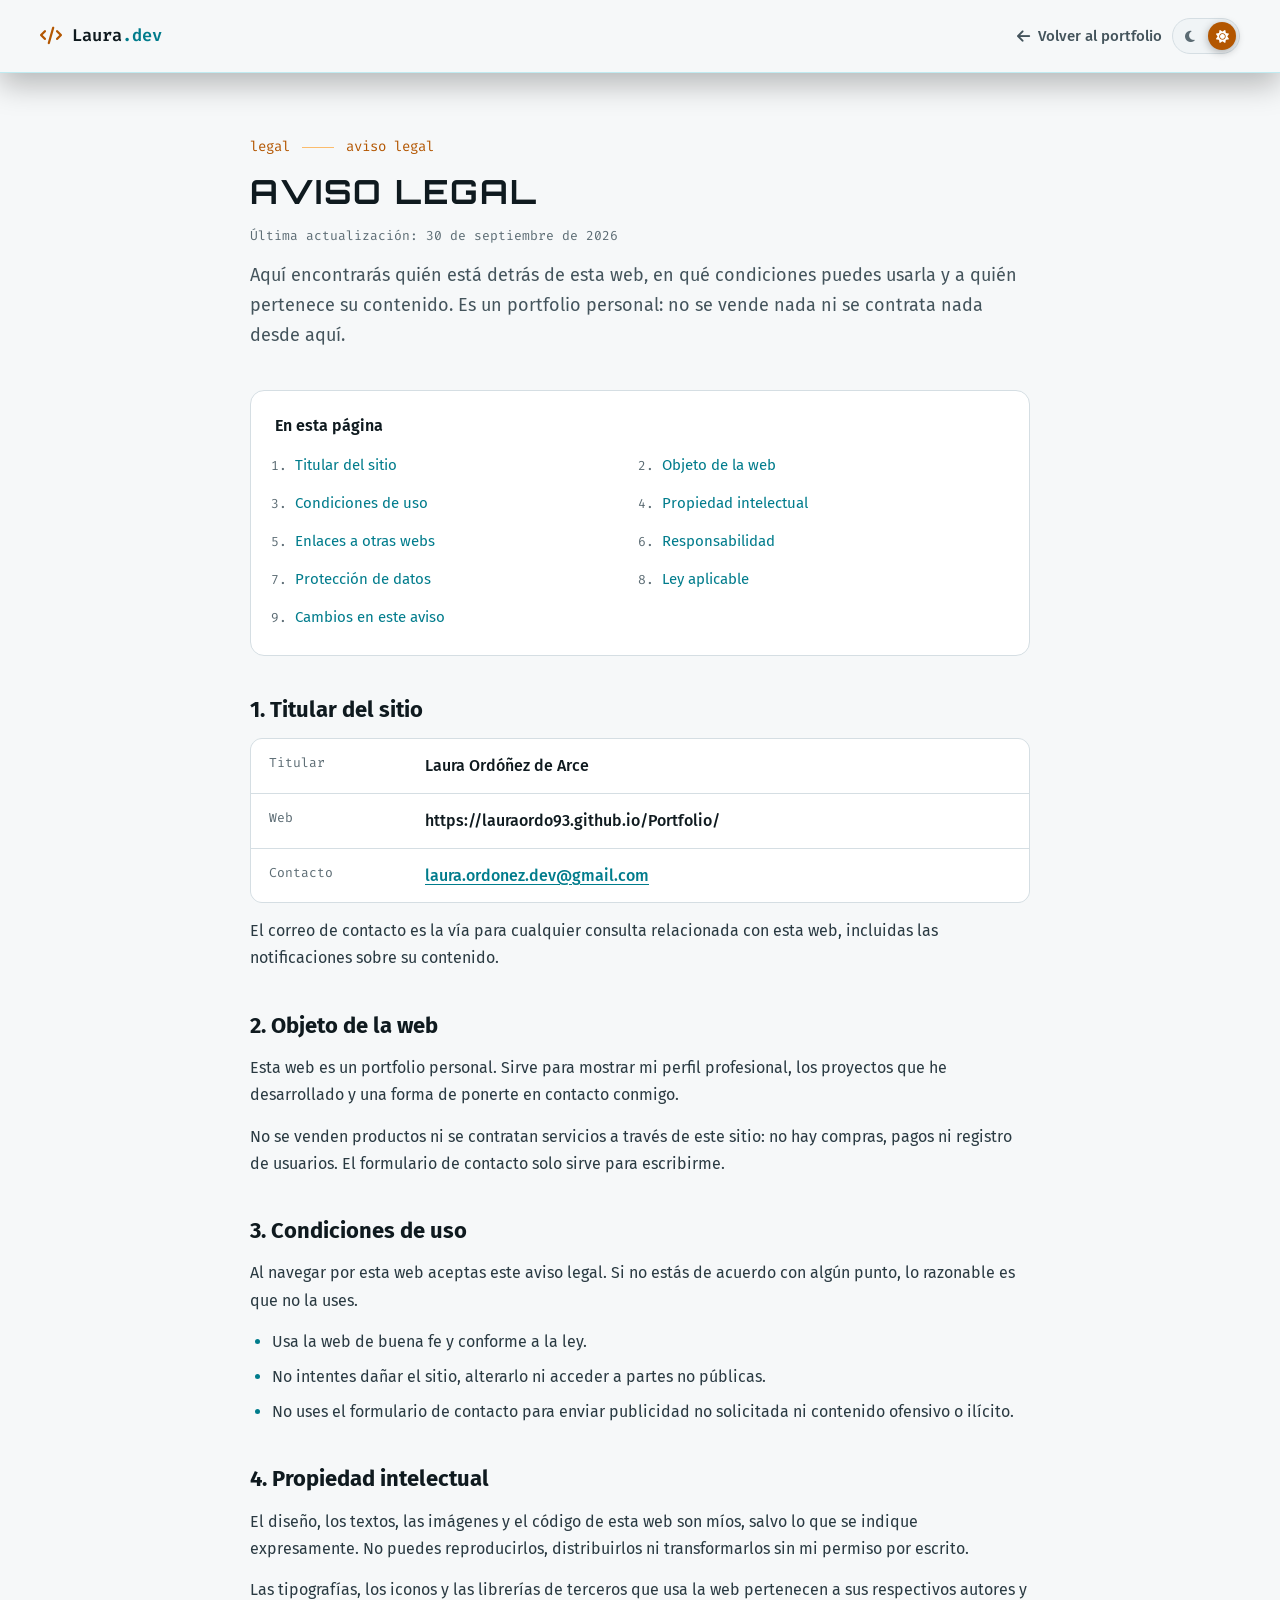
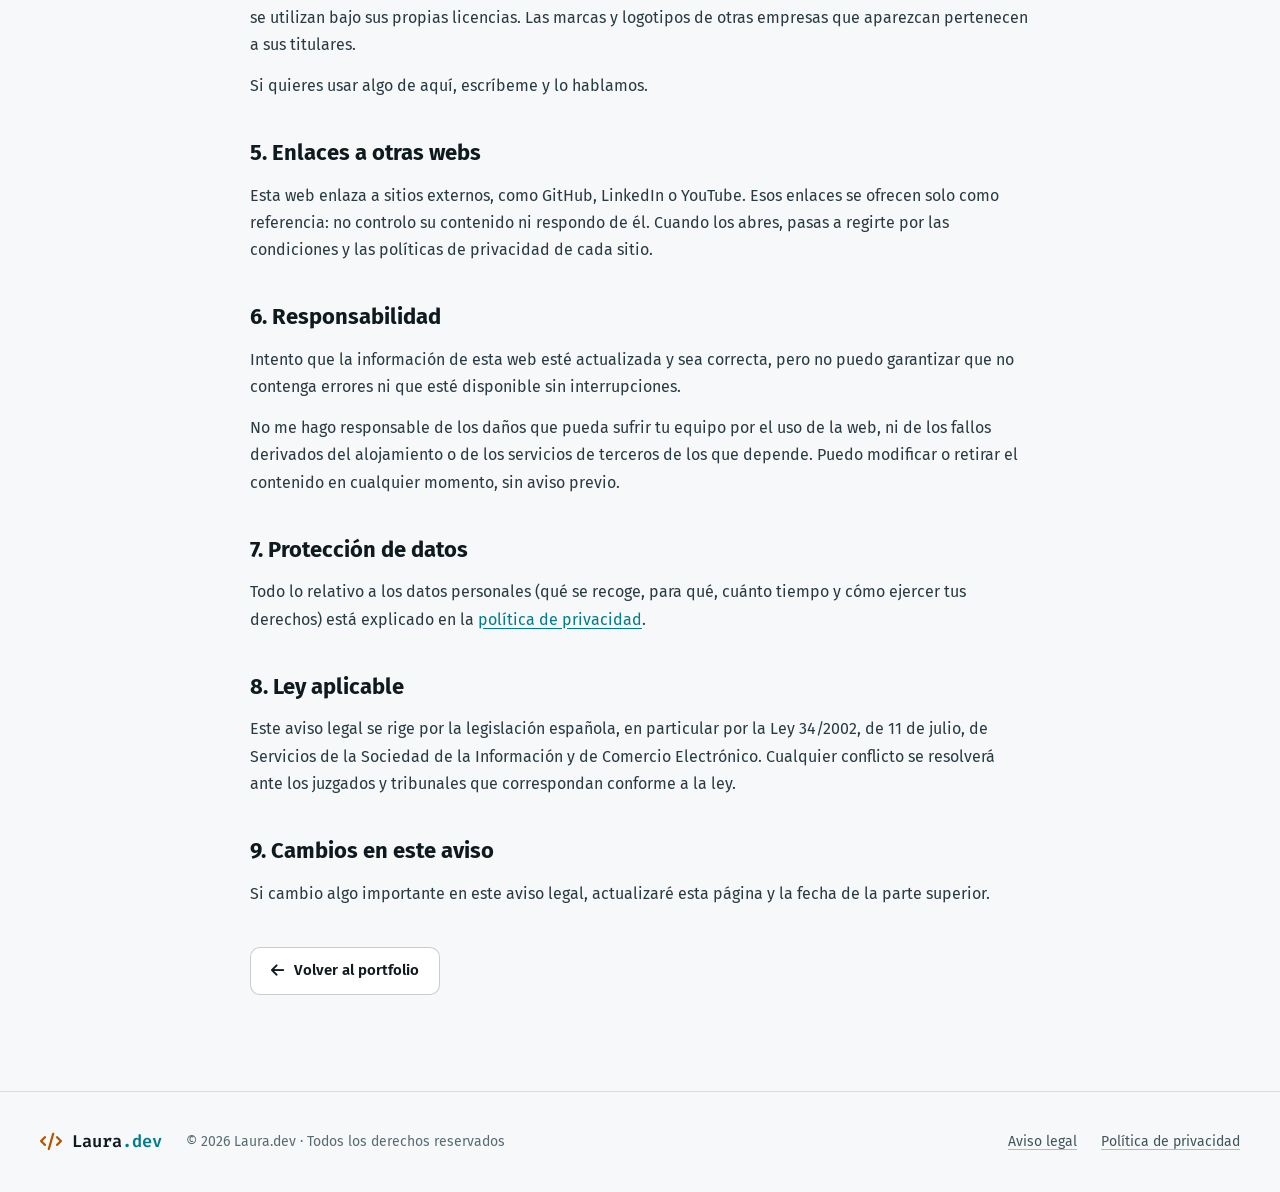
<file: aviso-legal.html>
<!DOCTYPE html>
<html lang="es" data-theme="dark">

<head>
    <meta charset="UTF-8">
    <meta name="viewport" content="width=device-width, initial-scale=1.0">
    <meta name="description" content="Aviso legal del portfolio de Laura Ordóñez de Arce (Laura.dev): titular del sitio, condiciones de uso y propiedad intelectual.">
    <meta name="robots" content="noindex, follow">
    <meta name="theme-color" content="#0C0F11">
    <link rel="canonical" href="https://lauraordo93.github.io/Portfolio/aviso-legal.html">
    <title>Aviso legal · Laura.dev</title>
    <script>
        (function () {
            var theme = 'dark';
            try {
                var saved = localStorage.getItem('tema');
                if (saved === 'light' || saved === 'dark') {
                    theme = saved;
                } else if (window.matchMedia('(prefers-color-scheme: light)').matches) {
                    theme = 'light';
                }
            } catch (e) { }
            document.documentElement.setAttribute('data-theme', theme);
        })();
    </script>

    <link rel="preconnect" href="https://fonts.googleapis.com">
    <link rel="preconnect" href="https://fonts.gstatic.com" crossorigin>
    <link href="https://fonts.googleapis.com/css2?family=Fira+Code:wght@400;500;600&family=Fira+Sans:wght@400;500;600;700&family=Orbitron:wght@500;700;800&display=swap" rel="stylesheet">
    <link rel="stylesheet" href="https://cdnjs.cloudflare.com/ajax/libs/font-awesome/6.4.0/css/all.min.css">
    <link rel="stylesheet" href="css/styles.css">
    <link rel="icon" href="img/favicon.svg" type="image/svg+xml">
    <link rel="icon" href="img/favicon-32.png" type="image/png" sizes="32x32">
    <link rel="apple-touch-icon" href="img/apple-touch-icon.png">
</head>

<body class="legal-page">
    <a class="skip-link" href="#contenido">Saltar al contenido</a>

    <header class="nav-header is-scrolled">
        <nav class="navbar" aria-label="Navegación">
            <a class="nav-brand" href="index.html" aria-label="Laura.dev, volver al inicio">
                <i class="fas fa-code" aria-hidden="true"></i>
                <span>Laura<span class="nav-brand__dot">.dev</span></span>
            </a>
            <div class="nav-actions">
                <a class="legal-back" href="index.html"><i class="fas fa-arrow-left" aria-hidden="true"></i> Volver al portfolio</a>
                <button class="theme-toggle" type="button" aria-label="Activar modo claro" aria-pressed="false">
                    <span class="theme-toggle__track" aria-hidden="true">
                        <i class="fas fa-moon theme-toggle__icon theme-toggle__icon--moon"></i>
                        <i class="fas fa-sun theme-toggle__icon theme-toggle__icon--sun"></i>
                        <span class="theme-toggle__knob"></span>
                    </span>
                </button>
            </div>
        </nav>
    </header>

    <main id="contenido" class="container legal">
        <header class="legal__head">
            <p class="section-kicker"><span>legal</span><span class="section-kicker__line" aria-hidden="true"></span><span>aviso legal</span></p>
            <h1 class="section-title">Aviso legal</h1>
            <p class="legal__updated">Última actualización: 30 de septiembre de 2026</p>
            <p class="legal__intro">Aquí encontrarás quién está detrás de esta web, en qué condiciones puedes usarla y a quién pertenece su contenido. Es un portfolio personal: no se vende nada ni se contrata nada desde aquí.</p>
        </header>

        <nav class="legal__toc" aria-label="Índice">
            <p class="legal__toc-title">En esta página</p>
            <ol>
                <li><a href="#titular">Titular del sitio</a></li>
                <li><a href="#objeto">Objeto de la web</a></li>
                <li><a href="#uso">Condiciones de uso</a></li>
                <li><a href="#propiedad">Propiedad intelectual</a></li>
                <li><a href="#enlaces">Enlaces a otras webs</a></li>
                <li><a href="#responsabilidad">Responsabilidad</a></li>
                <li><a href="#datos">Protección de datos</a></li>
                <li><a href="#ley">Ley aplicable</a></li>
                <li><a href="#cambios">Cambios en este aviso</a></li>
            </ol>
        </nav>

        <section id="titular" class="legal__section">
            <h2>1. Titular del sitio</h2>
            <dl class="legal__data">
                <div><dt>Titular</dt><dd>Laura Ordóñez de Arce</dd></div>
                <div><dt>Web</dt><dd>https://lauraordo93.github.io/Portfolio/</dd></div>
                <div><dt>Contacto</dt><dd><a href="mailto:laura.ordonez.dev@gmail.com">laura.ordonez.dev@gmail.com</a></dd></div>
            </dl>
            <p>El correo de contacto es la vía para cualquier consulta relacionada con esta web, incluidas las notificaciones sobre su contenido.</p>
        </section>

        <section id="objeto" class="legal__section">
            <h2>2. Objeto de la web</h2>
            <p>Esta web es un portfolio personal. Sirve para mostrar mi perfil profesional, los proyectos que he desarrollado y una forma de ponerte en contacto conmigo.</p>
            <p>No se venden productos ni se contratan servicios a través de este sitio: no hay compras, pagos ni registro de usuarios. El formulario de contacto solo sirve para escribirme.</p>
        </section>

        <section id="uso" class="legal__section">
            <h2>3. Condiciones de uso</h2>
            <p>Al navegar por esta web aceptas este aviso legal. Si no estás de acuerdo con algún punto, lo razonable es que no la uses.</p>
            <ul>
                <li>Usa la web de buena fe y conforme a la ley.</li>
                <li>No intentes dañar el sitio, alterarlo ni acceder a partes no públicas.</li>
                <li>No uses el formulario de contacto para enviar publicidad no solicitada ni contenido ofensivo o ilícito.</li>
            </ul>
        </section>

        <section id="propiedad" class="legal__section">
            <h2>4. Propiedad intelectual</h2>
            <p>El diseño, los textos, las imágenes y el código de esta web son míos, salvo lo que se indique expresamente. No puedes reproducirlos, distribuirlos ni transformarlos sin mi permiso por escrito.</p>
            <p>Las tipografías, los iconos y las librerías de terceros que usa la web pertenecen a sus respectivos autores y se utilizan bajo sus propias licencias. Las marcas y logotipos de otras empresas que aparezcan pertenecen a sus titulares.</p>
            <p>Si quieres usar algo de aquí, escríbeme y lo hablamos.</p>
        </section>

        <section id="enlaces" class="legal__section">
            <h2>5. Enlaces a otras webs</h2>
            <p>Esta web enlaza a sitios externos, como GitHub, LinkedIn o YouTube. Esos enlaces se ofrecen solo como referencia: no controlo su contenido ni respondo de él. Cuando los abres, pasas a regirte por las condiciones y las políticas de privacidad de cada sitio.</p>
        </section>

        <section id="responsabilidad" class="legal__section">
            <h2>6. Responsabilidad</h2>
            <p>Intento que la información de esta web esté actualizada y sea correcta, pero no puedo garantizar que no contenga errores ni que esté disponible sin interrupciones.</p>
            <p>No me hago responsable de los daños que pueda sufrir tu equipo por el uso de la web, ni de los fallos derivados del alojamiento o de los servicios de terceros de los que depende. Puedo modificar o retirar el contenido en cualquier momento, sin aviso previo.</p>
        </section>

        <section id="datos" class="legal__section">
            <h2>7. Protección de datos</h2>
            <p>Todo lo relativo a los datos personales (qué se recoge, para qué, cuánto tiempo y cómo ejercer tus derechos) está explicado en la <a href="privacidad.html">política de privacidad</a>.</p>
        </section>

        <section id="ley" class="legal__section">
            <h2>8. Ley aplicable</h2>
            <p>Este aviso legal se rige por la legislación española, en particular por la Ley 34/2002, de 11 de julio, de Servicios de la Sociedad de la Información y de Comercio Electrónico. Cualquier conflicto se resolverá ante los juzgados y tribunales que correspondan conforme a la ley.</p>
        </section>

        <section id="cambios" class="legal__section">
            <h2>9. Cambios en este aviso</h2>
            <p>Si cambio algo importante en este aviso legal, actualizaré esta página y la fecha de la parte superior.</p>
        </section>

        <p class="legal__back"><a class="btn btn--secondary btn--sm" href="index.html"><i class="fas fa-arrow-left" aria-hidden="true"></i> Volver al portfolio</a></p>
    </main>

    <footer class="footer">
        <div class="container footer__inner">
            <div class="footer__left">
                <a class="nav-brand" href="index.html" aria-label="Laura.dev, volver al inicio">
                    <i class="fas fa-code" aria-hidden="true"></i>
                    <span>Laura<span class="nav-brand__dot">.dev</span></span>
                </a>
                <p class="footer__copy">&copy; <span data-anio>2026</span> Laura.dev · Todos los derechos reservados</p>
            </div>
            <div class="footer__right">
                <a class="footer__link" href="aviso-legal.html" aria-current="page">Aviso legal</a>
                <a class="footer__link" href="privacidad.html">Política de privacidad</a>
            </div>
        </div>
    </footer>

    <script src="js/tema.js" defer></script>
    <script src="js/anio.js" defer></script>
</body>

</html>
</file>
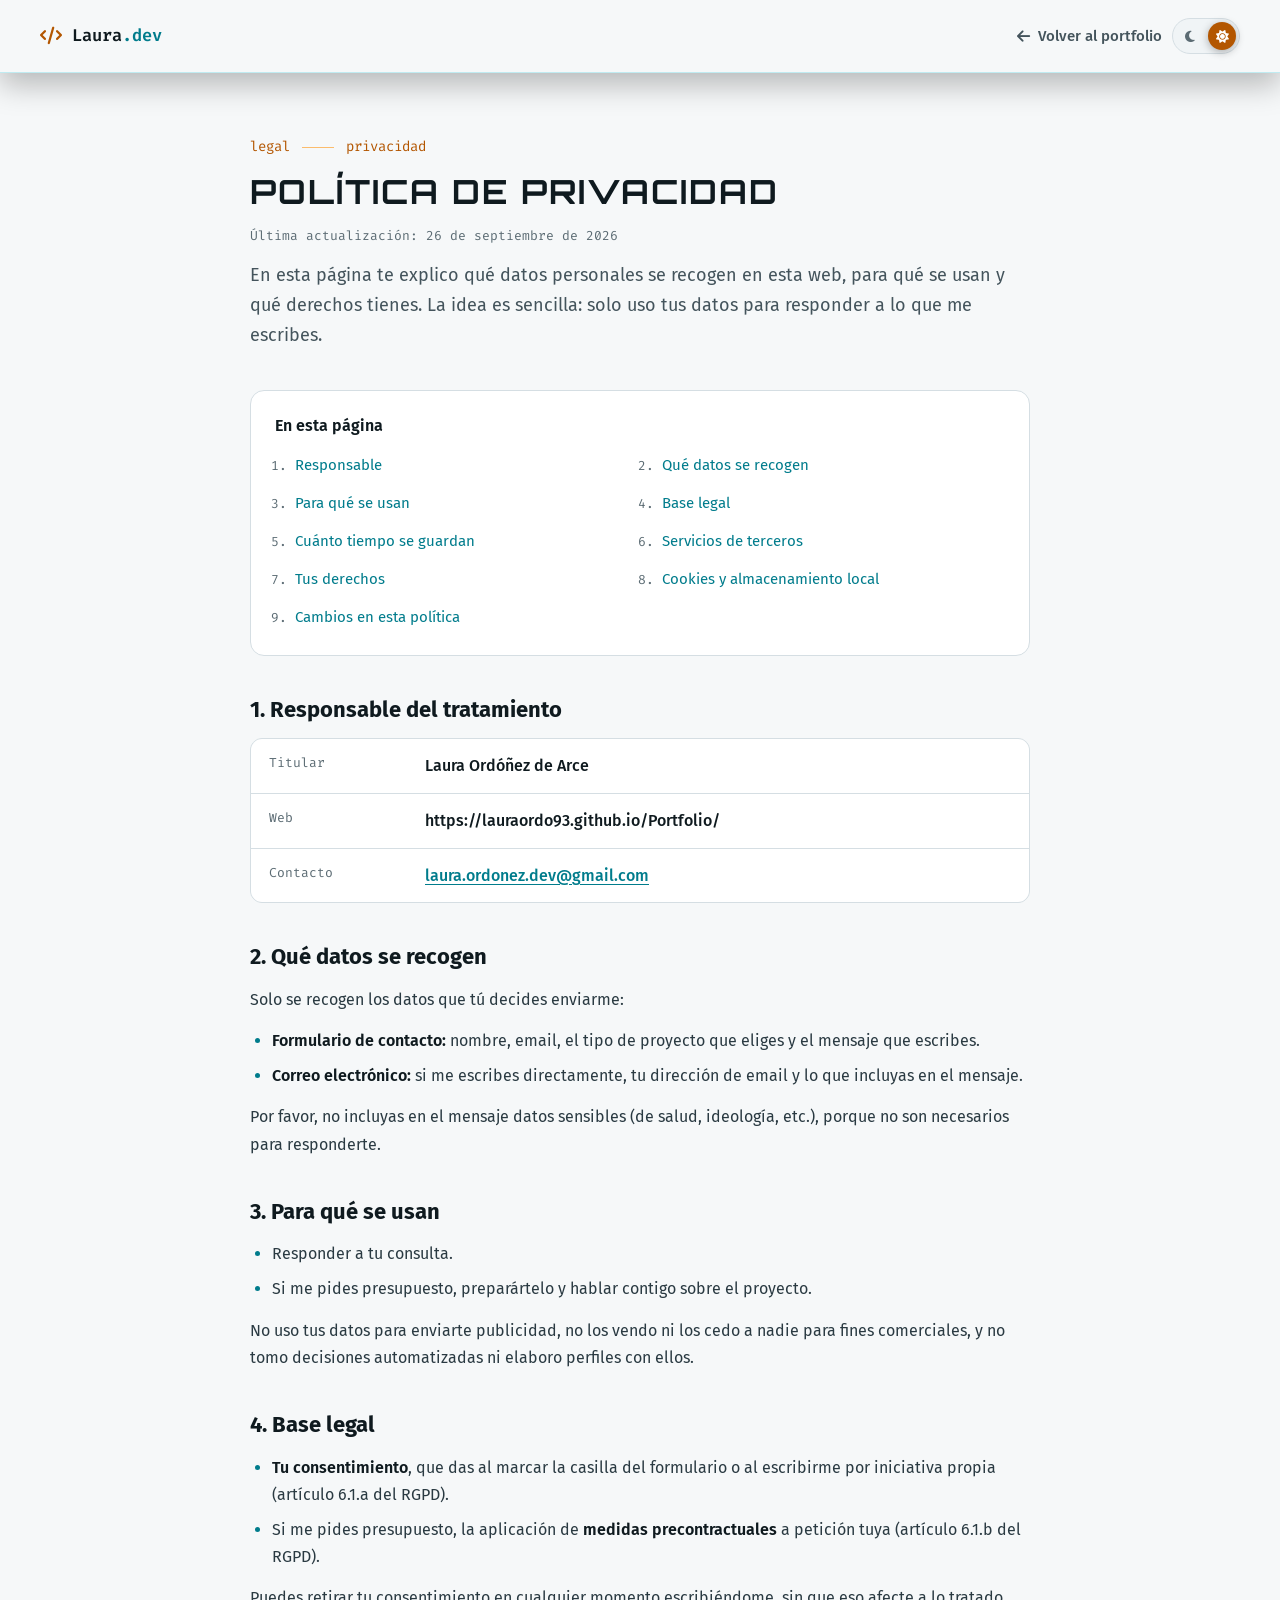
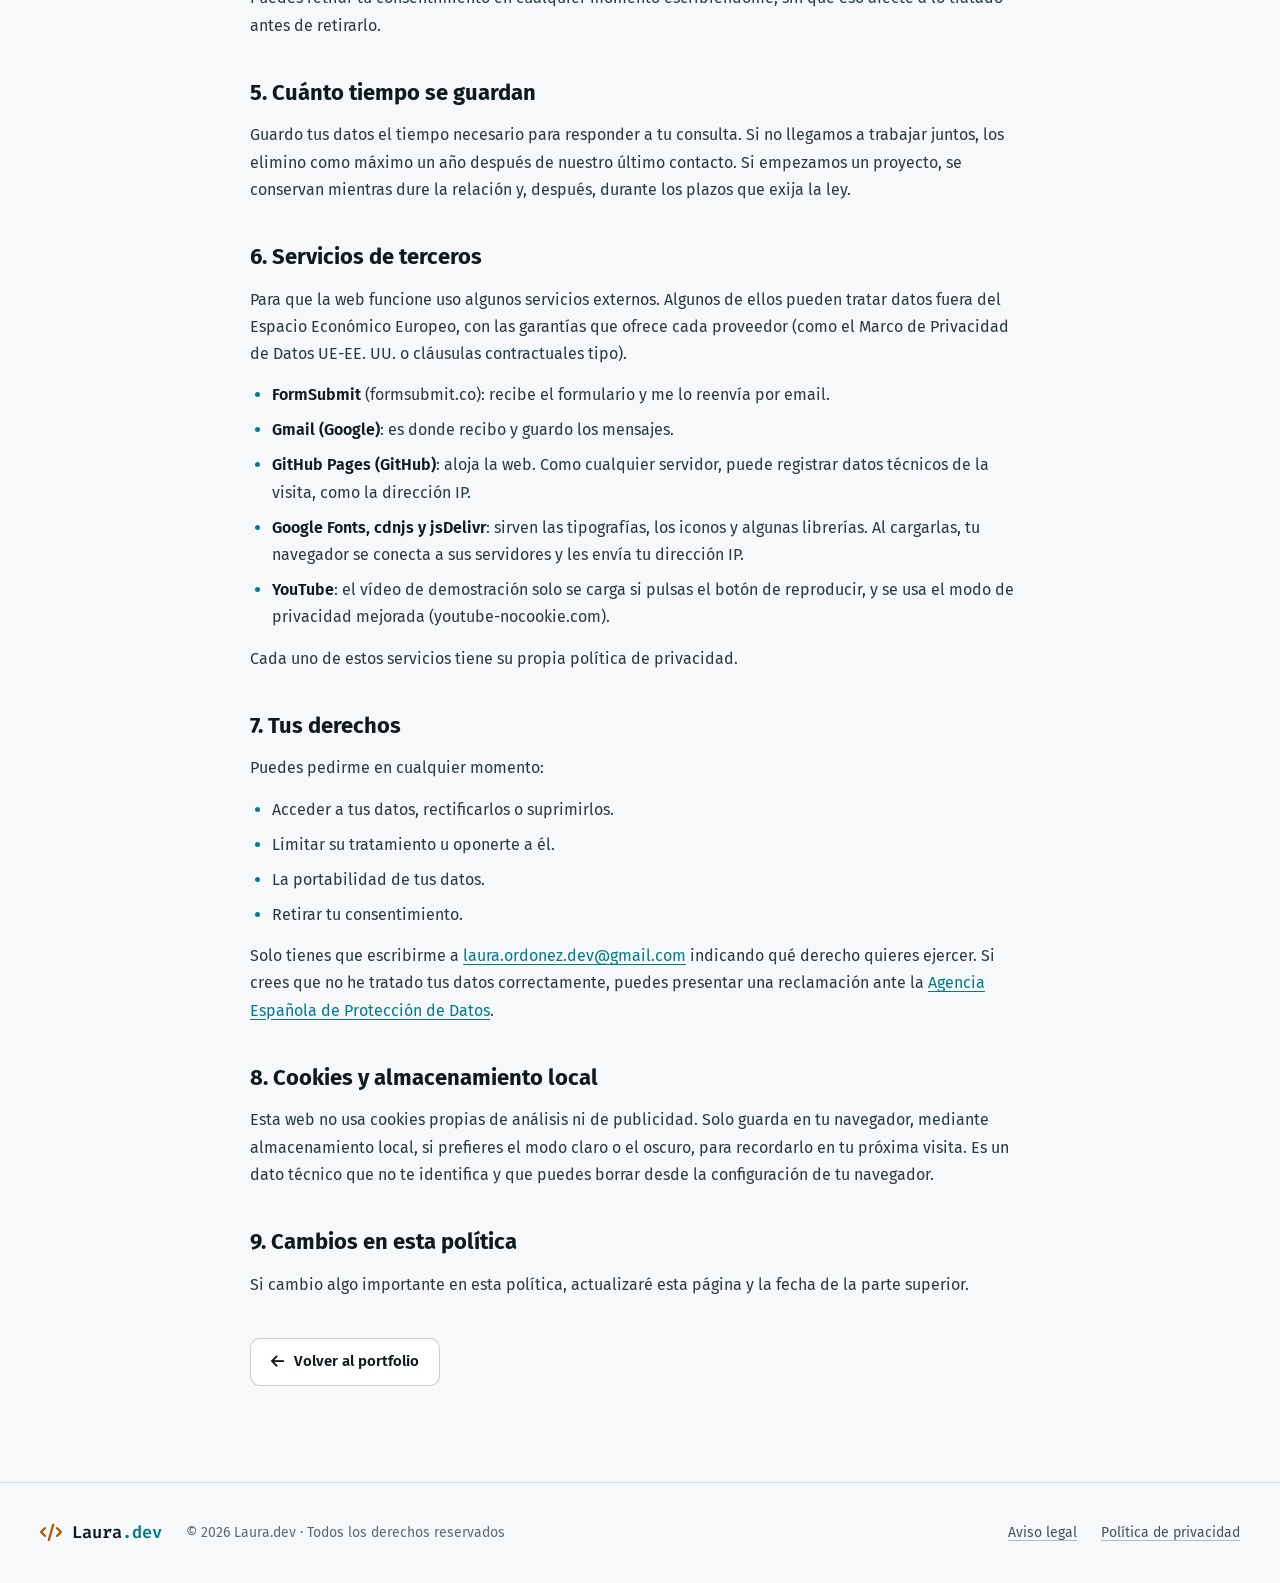
<file: privacidad.html>
<!DOCTYPE html>
<html lang="es" data-theme="dark">

<head>
    <meta charset="UTF-8">
    <meta name="viewport" content="width=device-width, initial-scale=1.0">
    <meta name="description" content="Política de privacidad del portfolio de Laura Ordóñez de Arce (Laura.dev): qué datos se recogen, para qué y cómo ejercer tus derechos.">
    <meta name="robots" content="noindex, follow">
    <meta name="theme-color" content="#0C0F11">
    <link rel="canonical" href="https://lauraordo93.github.io/Portfolio/privacidad.html">
    <title>Política de privacidad · Laura.dev</title>
    <script>
        (function () {
            var theme = 'dark';
            try {
                var saved = localStorage.getItem('tema');
                if (saved === 'light' || saved === 'dark') {
                    theme = saved;
                } else if (window.matchMedia('(prefers-color-scheme: light)').matches) {
                    theme = 'light';
                }
            } catch (e) { }
            document.documentElement.setAttribute('data-theme', theme);
        })();
    </script>

    <link rel="preconnect" href="https://fonts.googleapis.com">
    <link rel="preconnect" href="https://fonts.gstatic.com" crossorigin>
    <link href="https://fonts.googleapis.com/css2?family=Fira+Code:wght@400;500;600&family=Fira+Sans:wght@400;500;600;700&family=Orbitron:wght@500;700;800&display=swap" rel="stylesheet">
    <link rel="stylesheet" href="https://cdnjs.cloudflare.com/ajax/libs/font-awesome/6.4.0/css/all.min.css">
    <link rel="stylesheet" href="css/styles.css">
    <link rel="icon" href="img/favicon.svg" type="image/svg+xml">
    <link rel="icon" href="img/favicon-32.png" type="image/png" sizes="32x32">
    <link rel="apple-touch-icon" href="img/apple-touch-icon.png">
</head>

<body class="legal-page">
    <a class="skip-link" href="#contenido">Saltar al contenido</a>

    <header class="nav-header is-scrolled">
        <nav class="navbar" aria-label="Navegación">
            <a class="nav-brand" href="index.html" aria-label="Laura.dev, volver al inicio">
                <i class="fas fa-code" aria-hidden="true"></i>
                <span>Laura<span class="nav-brand__dot">.dev</span></span>
            </a>
            <div class="nav-actions">
                <a class="legal-back" href="index.html"><i class="fas fa-arrow-left" aria-hidden="true"></i> Volver al portfolio</a>
                <button class="theme-toggle" type="button" aria-label="Activar modo claro" aria-pressed="false">
                    <span class="theme-toggle__track" aria-hidden="true">
                        <i class="fas fa-moon theme-toggle__icon theme-toggle__icon--moon"></i>
                        <i class="fas fa-sun theme-toggle__icon theme-toggle__icon--sun"></i>
                        <span class="theme-toggle__knob"></span>
                    </span>
                </button>
            </div>
        </nav>
    </header>

    <main id="contenido" class="container legal">
        <header class="legal__head">
            <p class="section-kicker"><span>legal</span><span class="section-kicker__line" aria-hidden="true"></span><span>privacidad</span></p>
            <h1 class="section-title">Política de privacidad</h1>
            <p class="legal__updated">Última actualización: 26 de septiembre de 2026</p>
            <p class="legal__intro">En esta página te explico qué datos personales se recogen en esta web, para qué se usan y qué derechos tienes. La idea es sencilla: solo uso tus datos para responder a lo que me escribes.</p>
        </header>

        <nav class="legal__toc" aria-label="Índice">
            <p class="legal__toc-title">En esta página</p>
            <ol>
                <li><a href="#responsable">Responsable</a></li>
                <li><a href="#datos">Qué datos se recogen</a></li>
                <li><a href="#finalidad">Para qué se usan</a></li>
                <li><a href="#base">Base legal</a></li>
                <li><a href="#conservacion">Cuánto tiempo se guardan</a></li>
                <li><a href="#terceros">Servicios de terceros</a></li>
                <li><a href="#derechos">Tus derechos</a></li>
                <li><a href="#cookies">Cookies y almacenamiento local</a></li>
                <li><a href="#cambios">Cambios en esta política</a></li>
            </ol>
        </nav>

        <section id="responsable" class="legal__section">
            <h2>1. Responsable del tratamiento</h2>
            <dl class="legal__data">
                <div><dt>Titular</dt><dd>Laura Ordóñez de Arce</dd></div>
                <div><dt>Web</dt><dd>https://lauraordo93.github.io/Portfolio/</dd></div>
                <div><dt>Contacto</dt><dd><a href="mailto:laura.ordonez.dev@gmail.com">laura.ordonez.dev@gmail.com</a></dd></div>
            </dl>
        </section>

        <section id="datos" class="legal__section">
            <h2>2. Qué datos se recogen</h2>
            <p>Solo se recogen los datos que tú decides enviarme:</p>
            <ul>
                <li><strong>Formulario de contacto:</strong> nombre, email, el tipo de proyecto que eliges y el mensaje que escribes.</li>
                <li><strong>Correo electrónico:</strong> si me escribes directamente, tu dirección de email y lo que incluyas en el mensaje.</li>
            </ul>
            <p>Por favor, no incluyas en el mensaje datos sensibles (de salud, ideología, etc.), porque no son necesarios para responderte.</p>
        </section>

        <section id="finalidad" class="legal__section">
            <h2>3. Para qué se usan</h2>
            <ul>
                <li>Responder a tu consulta.</li>
                <li>Si me pides presupuesto, preparártelo y hablar contigo sobre el proyecto.</li>
            </ul>
            <p>No uso tus datos para enviarte publicidad, no los vendo ni los cedo a nadie para fines comerciales, y no tomo decisiones automatizadas ni elaboro perfiles con ellos.</p>
        </section>

        <section id="base" class="legal__section">
            <h2>4. Base legal</h2>
            <ul>
                <li><strong>Tu consentimiento</strong>, que das al marcar la casilla del formulario o al escribirme por iniciativa propia (artículo 6.1.a del RGPD).</li>
                <li>Si me pides presupuesto, la aplicación de <strong>medidas precontractuales</strong> a petición tuya (artículo 6.1.b del RGPD).</li>
            </ul>
            <p>Puedes retirar tu consentimiento en cualquier momento escribiéndome, sin que eso afecte a lo tratado antes de retirarlo.</p>
        </section>

        <section id="conservacion" class="legal__section">
            <h2>5. Cuánto tiempo se guardan</h2>
            <p>Guardo tus datos el tiempo necesario para responder a tu consulta. Si no llegamos a trabajar juntos, los elimino como máximo un año después de nuestro último contacto. Si empezamos un proyecto, se conservan mientras dure la relación y, después, durante los plazos que exija la ley.</p>
        </section>

        <section id="terceros" class="legal__section">
            <h2>6. Servicios de terceros</h2>
            <p>Para que la web funcione uso algunos servicios externos. Algunos de ellos pueden tratar datos fuera del Espacio Económico Europeo, con las garantías que ofrece cada proveedor (como el Marco de Privacidad de Datos UE-EE. UU. o cláusulas contractuales tipo).</p>
            <ul>
                <li><strong>FormSubmit</strong> (formsubmit.co): recibe el formulario y me lo reenvía por email.</li>
                <li><strong>Gmail (Google)</strong>: es donde recibo y guardo los mensajes.</li>
                <li><strong>GitHub Pages (GitHub)</strong>: aloja la web. Como cualquier servidor, puede registrar datos técnicos de la visita, como la dirección IP.</li>
                <li><strong>Google Fonts, cdnjs y jsDelivr</strong>: sirven las tipografías, los iconos y algunas librerías. Al cargarlas, tu navegador se conecta a sus servidores y les envía tu dirección IP.</li>
                <li><strong>YouTube</strong>: el vídeo de demostración solo se carga si pulsas el botón de reproducir, y se usa el modo de privacidad mejorada (youtube-nocookie.com).</li>
            </ul>
            <p>Cada uno de estos servicios tiene su propia política de privacidad.</p>
        </section>

        <section id="derechos" class="legal__section">
            <h2>7. Tus derechos</h2>
            <p>Puedes pedirme en cualquier momento:</p>
            <ul>
                <li>Acceder a tus datos, rectificarlos o suprimirlos.</li>
                <li>Limitar su tratamiento u oponerte a él.</li>
                <li>La portabilidad de tus datos.</li>
                <li>Retirar tu consentimiento.</li>
            </ul>
            <p>Solo tienes que escribirme a <a href="mailto:laura.ordonez.dev@gmail.com">laura.ordonez.dev@gmail.com</a> indicando qué derecho quieres ejercer. Si crees que no he tratado tus datos correctamente, puedes presentar una reclamación ante la <a href="https://www.aepd.es" target="_blank" rel="noopener noreferrer">Agencia Española de Protección de Datos</a>.</p>
        </section>

        <section id="cookies" class="legal__section">
            <h2>8. Cookies y almacenamiento local</h2>
            <p>Esta web no usa cookies propias de análisis ni de publicidad. Solo guarda en tu navegador, mediante almacenamiento local, si prefieres el modo claro o el oscuro, para recordarlo en tu próxima visita. Es un dato técnico que no te identifica y que puedes borrar desde la configuración de tu navegador.</p>
        </section>

        <section id="cambios" class="legal__section">
            <h2>9. Cambios en esta política</h2>
            <p>Si cambio algo importante en esta política, actualizaré esta página y la fecha de la parte superior.</p>
        </section>

        <p class="legal__back"><a class="btn btn--secondary btn--sm" href="index.html"><i class="fas fa-arrow-left" aria-hidden="true"></i> Volver al portfolio</a></p>
    </main>

    <footer class="footer">
        <div class="container footer__inner">
            <div class="footer__left">
                <a class="nav-brand" href="index.html" aria-label="Laura.dev, volver al inicio">
                    <i class="fas fa-code" aria-hidden="true"></i>
                    <span>Laura<span class="nav-brand__dot">.dev</span></span>
                </a>
                <p class="footer__copy">&copy; <span data-anio>2026</span> Laura.dev · Todos los derechos reservados</p>
            </div>
            <div class="footer__right">
                <a class="footer__link" href="aviso-legal.html">Aviso legal</a>
                <a class="footer__link" href="privacidad.html" aria-current="page">Política de privacidad</a>
            </div>
        </div>
    </footer>

    <script src="js/tema.js" defer></script>
    <script src="js/anio.js" defer></script>
</body>

</html>
</file>
<file: css/styles.css>
/* =========================================================
   Portfolio Laura.dev · "Modo developer nocturno"
   ========================================================= */

/* ---------- 1. Tokens ---------- */
:root {
    /* Color */
    --bg: #0C0F11;
    --bg-band: #0F1417;
    --surface: #13181B;
    --surface-2: #192024;
    --border: #26323A;
    --text: #EEF1F2;
    --text-muted: #A7B1B6;
    --text-subtle: #808B91;
    --cyan: #00BCD4;
    --cyan-hi: #3DDCEE;
    --cyan-soft: #8DE8F3;
    --orange: #FF9412;
    --orange-hi: #FFB45C;
    --ink: #061A1D;
    --focus: #00E5FF;
    --page-bg: #0C0F11;
    --text-body: #CDD4D8;
    --border-strong: #3A4851;
    --dot: #3A464D;
    --success: #6EE7A8;
    --btn2-bg: rgba(255, 255, 255, 0.03);
    --btn2-border: rgba(238, 241, 242, 0.28);
    --icon-bg: rgba(12, 15, 17, 0.35);
    --icon-border: rgba(238, 241, 242, 0.22);
    --chip-neutral-bg: rgba(255, 255, 255, 0.04);
    --nav-bg: rgba(12, 15, 17, 0.55);
    --nav-bg-solid: rgba(12, 15, 17, 0.92);
    --nav-panel: rgba(12, 15, 17, 0.98);
    --overlay: rgba(8, 10, 12, 0.72);
    --index-stroke: rgba(0, 188, 212, 0.7);
    --github-icon-filter: invert(1);
    color-scheme: dark;

    /* Tipografía */
    --font-display: 'Orbitron', 'Fira Code', monospace;
    --font-sans: 'Fira Sans', 'Segoe UI', system-ui, sans-serif;
    --font-mono: 'Fira Code', ui-monospace, 'SF Mono', Consolas, monospace;

    /* Layout */
    --container: 1200px;
    --pad: clamp(20px, 5vw, 40px);
    --section-space: 112px;
    --nav-h: 72px;

    /* Radios y sombras */
    --r-sm: 10px;
    --r-md: 14px;
    --r-lg: 18px;
    --r-xl: 24px;
    --shadow-hover: 0 24px 48px -24px rgba(0, 0, 0, 0.8);
    --shadow-window: 0 30px 60px -30px rgba(0, 0, 0, 0.9);

    --ease: cubic-bezier(0.22, 0.61, 0.36, 1);
}


/* ---------- 1b. Tema claro ----------
   Se activa con data-theme="light" en <html> (lo gestiona js/tema.js).
   El hero mantiene siempre la paleta oscura para que la foto y el texto se lean bien. */
[data-theme="light"] {
    --bg: #F6F8F9;
    --page-bg: #F6F8F9;
    --bg-band: #EDF2F4;
    --surface: #FFFFFF;
    --surface-2: #F0F4F6;
    --border: #D5DEE3;
    --border-strong: #AEBCC4;
    --text: #0F1A1F;
    --text-body: #2A3A42;
    --text-muted: #44545C;
    --text-subtle: #5B6B73;
    --cyan: #007C8C;
    --cyan-hi: #00606D;
    --cyan-soft: #00606D;
    --orange: #B35600;
    --orange-hi: #8F4500;
    --ink: #FFFFFF;
    --focus: #0096A8;
    --dot: #C3CED4;
    --success: #137A45;
    --btn2-bg: #FFFFFF;
    --btn2-border: rgba(15, 26, 31, 0.22);
    --icon-bg: #FFFFFF;
    --icon-border: #D5DEE3;
    --chip-neutral-bg: #F0F4F6;
    --nav-bg: rgba(246, 248, 249, 0.78);
    --nav-bg-solid: rgba(246, 248, 249, 0.95);
    --nav-panel: rgba(255, 255, 255, 0.98);
    --overlay: rgba(15, 26, 31, 0.35);
    --index-stroke: rgba(0, 124, 140, 0.8);
    --github-icon-filter: none;
    --shadow-hover: 0 20px 40px -24px rgba(15, 26, 31, 0.35);
    --shadow-window: 0 24px 48px -28px rgba(15, 26, 31, 0.45);
    color-scheme: light;
}

/* El hero conserva siempre los colores oscuros */
.hero {
    --bg: #0C0F11;
    --surface: #13181B;
    --surface-2: #192024;
    --border: #26323A;
    --text: #EEF1F2;
    --text-body: #CDD4D8;
    --text-muted: #A7B1B6;
    --text-subtle: #808B91;
    --cyan: #00BCD4;
    --cyan-hi: #3DDCEE;
    --cyan-soft: #8DE8F3;
    --orange: #FF9412;
    --orange-hi: #FFB45C;
    --ink: #061A1D;
    --focus: #00E5FF;
    --btn2-bg: rgba(255, 255, 255, 0.03);
    --btn2-border: rgba(238, 241, 242, 0.28);
    --icon-bg: rgba(12, 15, 17, 0.35);
    --icon-border: rgba(238, 241, 242, 0.22);
    color-scheme: dark;
    background: #0C0F11;
    color: var(--text);
}

/* --------- 2. Base --------- */
*,
*::before,
*::after {
    box-sizing: border-box;
}

html {
    scroll-behavior: smooth;
    scroll-padding-top: calc(var(--nav-h) + 12px);
    -webkit-text-size-adjust: 100%;
}

body {
    margin: 0;
    background: var(--bg);
    color: var(--text);
    font-family: var(--font-sans);
    font-size: 1rem;
    line-height: 1.6;
    -webkit-font-smoothing: antialiased;
}

body.nav-open {
    overflow: hidden;
}

img {
    max-width: 100%;
    height: auto;
    display: block;
}

h1,
h2,
h3,
h4,
p,
ul,
ol,
dl,
dd {
    margin: 0;
}

ul,
ol {
    padding: 0;
    list-style: none;
}

a {
    color: var(--cyan);
    text-decoration: none;
    transition: color 0.2s ease;
}

a:hover {
    color: var(--cyan-hi);
}

a,
button {
    -webkit-tap-highlight-color: transparent;
}

:focus-visible {
    outline: 3px solid var(--focus);
    outline-offset: 3px;
    border-radius: 6px;
}

::selection {
    background: rgba(0, 188, 212, 0.35);
    color: var(--text);
}

.container {
    width: min(var(--container), 100% - 2 * var(--pad));
    margin-inline: auto;
}

.skip-link {
    position: fixed;
    top: 12px;
    left: 12px;
    z-index: 2000;
    padding: 10px 16px;
    border-radius: var(--r-sm);
    background: var(--cyan);
    color: var(--ink);
    font-weight: 700;
    transform: translateY(-160%);
    transition: transform 0.2s ease;
}

.skip-link:focus {
    transform: translateY(0);
    color: var(--ink);
}

.visually-hidden {
    position: absolute;
    width: 1px;
    height: 1px;
    padding: 0;
    margin: -1px;
    overflow: hidden;
    clip: rect(0, 0, 0, 0);
    white-space: nowrap;
    border: 0;
}

/* Partículas: fondo muy sutil detrás del contenido */
.particles-bg {
    position: fixed;
    inset: 0;
    z-index: 0;
    opacity: 0.35;
    pointer-events: none;
}

main,
.footer {
    position: relative;
    z-index: 1;
}

/* ---------- 3. Componentes ---------- */

/* Botones */
.btn {
    display: inline-flex;
    align-items: center;
    justify-content: center;
    gap: 10px;
    min-height: 52px;
    padding: 0 24px;
    border-radius: var(--r-sm);
    border: 1px solid transparent;
    font-family: var(--font-sans);
    font-size: 1rem;
    font-weight: 700;
    line-height: 1;
    cursor: pointer;
    transition: background-color 0.2s ease, border-color 0.2s ease, color 0.2s ease, transform 0.2s var(--ease), box-shadow 0.2s ease;
}

.btn--primary {
    background: var(--cyan);
    color: var(--ink);
}

.btn--primary:hover {
    background: var(--cyan-hi);
    color: var(--ink);
    transform: translateY(-2px);
    box-shadow: 0 10px 24px -10px rgba(0, 188, 212, 0.7);
}

.btn--secondary {
    background: var(--btn2-bg);
    border-color: var(--btn2-border);
    color: var(--text);
    font-weight: 600;
}

.btn--secondary:hover {
    background: rgba(0, 188, 212, 0.08);
    border-color: var(--cyan);
    color: var(--cyan-hi);
}

.btn--sm {
    min-height: 48px;
    padding: 0 20px;
    font-size: 0.9375rem;
}

.btn--block {
    width: 100%;
}

.btn-icon {
    display: inline-flex;
    align-items: center;
    justify-content: center;
    width: 48px;
    height: 48px;
    border-radius: 12px;
    border: 1px solid var(--icon-border);
    background: var(--icon-bg);
    color: var(--text);
    font-size: 1.15rem;
    transition: border-color 0.2s ease, color 0.2s ease, transform 0.2s var(--ease);
}

.btn-icon:hover {
    border-color: var(--orange);
    color: var(--orange);
    transform: translateY(-2px);
}

.btn-icon--sm {
    width: 44px;
    height: 44px;
    font-size: 1.05rem;
}

.social-row {
    display: flex;
    gap: 10px;
}

/* Chips */
.chips {
    display: flex;
    flex-wrap: wrap;
    gap: 8px;
}

.chip {
    display: inline-flex;
    align-items: center;
    gap: 8px;
    min-height: 28px;
    padding: 0 12px;
    border-radius: 999px;
    border: 1px solid transparent;
    font-family: var(--font-mono);
    font-size: 0.8125rem;
    font-weight: 500;
    white-space: nowrap;
}

.chip--sm {
    min-height: 26px;
    padding: 0 11px;
    font-size: 0.75rem;
}

.chip--cyan {
    background: rgba(0, 188, 212, 0.10);
    border-color: rgba(0, 188, 212, 0.30);
    color: var(--cyan-soft);
}

.chip--orange {
    background: rgba(255, 148, 18, 0.10);
    border-color: rgba(255, 148, 18, 0.34);
    color: var(--orange-hi);
}

.chip--neutral {
    background: var(--chip-neutral-bg);
    border-color: var(--border);
    color: var(--text-body);
}

.chip--label {
    align-self: flex-start;
}

/* Tarjetas */
.card {
    background: var(--surface);
    border: 1px solid var(--border);
    border-radius: var(--r-lg);
    transition: transform 0.25s var(--ease), border-color 0.25s ease, box-shadow 0.25s ease;
}

@media (hover: hover) {
    .card:hover {
        transform: translateY(-4px);
        border-color: rgba(0, 188, 212, 0.45);
        box-shadow: var(--shadow-hover);
    }
}

/* Lista con checks */
.check-list {
    display: grid;
    gap: 10px 28px;
}

.check-list li {
    position: relative;
    padding-left: 26px;
    color: var(--text-body);
    font-size: 0.9375rem;
    line-height: 1.5;
}

.check-list li::before {
    content: "\f00c";
    position: absolute;
    left: 0;
    top: 1px;
    font-family: "Font Awesome 6 Free";
    font-weight: 900;
    font-size: 0.8rem;
    color: var(--cyan);
}

.mono-accent {
    font-family: var(--font-mono);
    color: var(--orange);
    font-weight: 500;
}

/* ---------- 4. Navegación ---------- */
.nav-header {
    position: fixed;
    inset: 0 0 auto 0;
    z-index: 1200;
    background: var(--nav-bg);
    border-bottom: 1px solid rgba(0, 188, 212, 0.14);
    backdrop-filter: blur(12px);
    -webkit-backdrop-filter: blur(12px);
    transition: background-color 0.25s ease, border-color 0.25s ease, box-shadow 0.25s ease;
}

.nav-header.is-scrolled,
.nav-header.nav-open {
    background: var(--nav-bg-solid);
    border-bottom-color: rgba(0, 188, 212, 0.22);
    box-shadow: 0 12px 30px rgba(0, 0, 0, 0.26);
}

.navbar {
    width: min(var(--container), 100% - 2 * var(--pad));
    height: var(--nav-h);
    margin-inline: auto;
    display: flex;
    align-items: center;
    justify-content: space-between;
    gap: 24px;
}

.nav-brand {
    display: inline-flex;
    align-items: center;
    gap: 10px;
    min-height: 44px;
    color: var(--text);
    font-family: var(--font-mono);
    font-size: 1.0625rem;
    font-weight: 600;
}

.nav-brand i {
    color: var(--orange);
    font-size: 1.1rem;
}

.nav-brand:hover {
    color: var(--text);
}

.nav-brand__dot {
    color: var(--cyan);
}

.nav-list {
    display: flex;
    align-items: center;
    gap: clamp(18px, 2.4vw, 32px);
}

.nav-list a {
    position: relative;
    display: inline-flex;
    align-items: center;
    min-height: 44px;
    color: var(--text-muted);
    font-size: 0.9375rem;
    font-weight: 500;
}

.nav-list a::after {
    content: "";
    position: absolute;
    left: 0;
    right: 0;
    bottom: 6px;
    height: 2px;
    border-radius: 2px;
    background: var(--cyan);
    transform: scaleX(0);
    transform-origin: left;
    transition: transform 0.25s var(--ease);
}

.nav-list a:hover,
.nav-list a.active {
    color: var(--text);
}

.nav-list a.active::after {
    transform: scaleX(1);
}

.nav-list a.nav-cta {
    padding: 0 18px;
    border-radius: var(--r-sm);
    border: 1px solid rgba(0, 188, 212, 0.45);
    color: var(--text);
    font-weight: 600;
    transition: background-color 0.2s ease, border-color 0.2s ease, color 0.2s ease;
}

.nav-list a.nav-cta::after {
    display: none;
}

.nav-list a.nav-cta:hover,
.nav-list a.nav-cta.active {
    background: rgba(0, 188, 212, 0.10);
    border-color: var(--cyan);
    color: var(--cyan-hi);
}

.nav-num,
.nav-mobile-extra {
    display: none;
}

.nav-actions {
    display: flex;
    align-items: center;
    gap: 10px;
}

/* Interruptor de tema: luna (oscuro) a la izquierda, sol (claro) a la derecha */
.theme-toggle {
    display: inline-flex;
    align-items: center;
    justify-content: center;
    min-width: 44px;
    height: 44px;
    padding: 0;
    border: 0;
    background: none;
    cursor: pointer;
}

.theme-toggle__track {
    position: relative;
    display: flex;
    align-items: center;
    justify-content: space-between;
    width: 68px;
    height: 36px;
    padding: 0 9px;
    border-radius: 999px;
    border: 1px solid var(--icon-border);
    background: var(--surface-2);
    transition: border-color 0.2s ease, background-color 0.2s ease;
}

.theme-toggle:hover .theme-toggle__track {
    border-color: var(--cyan);
}

svg.theme-toggle__icon {
    display: block;
    height: 16px;
}

.theme-toggle__icon {
    position: relative;
    z-index: 1;
    width: 16px;
    text-align: center;
    font-size: 0.8125rem;
    color: var(--text-subtle);
    transition: color 0.25s ease;
}

.theme-toggle__knob {
    position: absolute;
    top: 3px;
    left: 3px;
    width: 28px;
    height: 28px;
    border-radius: 50%;
    background: var(--cyan);
    box-shadow: 0 2px 8px rgba(0, 0, 0, 0.3);
    transition: transform 0.3s var(--ease), background-color 0.25s ease;
}

/* Oscuro: el círculo está sobre la luna */
html:not([data-theme="light"]) .theme-toggle__icon--moon {
    color: var(--ink);
}

/* Claro: el círculo se desplaza al sol */
[data-theme="light"] .theme-toggle__knob {
    transform: translateX(32px);
    background: var(--orange);
}

[data-theme="light"] .theme-toggle__icon--sun {
    color: #FFFFFF;
}

.theme-toggle:focus-visible {
    outline: none;
}

.theme-toggle:focus-visible .theme-toggle__track {
    outline: 3px solid var(--focus);
    outline-offset: 3px;
}

.menu-toggle {
    display: none;
    width: 48px;
    height: 48px;
    align-items: center;
    justify-content: center;
    border-radius: 12px;
    border: 1px solid rgba(0, 188, 212, 0.30);
    background: rgba(0, 188, 212, 0.08);
    color: var(--text);
    font-size: 1.2rem;
    cursor: pointer;
    transition: border-color 0.2s ease, color 0.2s ease, background-color 0.2s ease;
}

.nav-header.nav-open .menu-toggle {
    border-color: var(--orange);
    background: rgba(255, 148, 18, 0.10);
    color: var(--orange);
}

/* ---------- 5. Hero ---------- */
.hero {
    position: relative;
    min-height: clamp(640px, 100svh, 860px);
    display: flex;
    align-items: center;
    overflow: hidden;
    isolation: isolate;
}

.hero__media {
    position: absolute;
    inset: 0;
    z-index: -1;
}

/* La imagen se mantiene intacta: mismo archivo y mismo encuadre (cover, centrado) */
.hero__media picture {
    display: contents;
}

.hero__media img {
    width: 100%;
    height: 100%;
    object-fit: cover;
    object-position: center center;
}

/* Scrim lateral: oscurece la zona del texto y deja la cara iluminada */
.hero__media::before {
    content: "";
    position: absolute;
    inset: 0;
    z-index: 1;
    background: linear-gradient(90deg,
            rgba(12, 15, 17, 0.94) 0%,
            rgba(12, 15, 17, 0.84) 32%,
            rgba(12, 15, 17, 0.30) 60%,
            rgba(12, 15, 17, 0.12) 100%);
}

/* Fundido inferior hacia el fondo de la página */
.hero__media::after {
    content: "";
    position: absolute;
    inset: auto 0 0 0;
    z-index: 2;
    height: 160px;
    background: linear-gradient(180deg, rgba(12, 15, 17, 0) 0%, var(--page-bg) 100%);
}

.hero__content {
    padding-top: calc(var(--nav-h) + 48px);
    padding-bottom: 96px;
    display: flex;
    flex-direction: column;
    align-items: flex-start;
    gap: 22px;
}

.hero__content > * {
    max-width: 620px;
}

.hero__status {
    display: inline-flex;
    align-items: center;
    gap: 10px;
    min-height: 32px;
    padding: 0 14px;
    border-radius: 999px;
    background: rgba(12, 15, 17, 0.6);
    border: 1px solid rgba(0, 188, 212, 0.35);
    font-family: var(--font-mono);
    font-size: 0.8125rem;
    color: var(--cyan-soft);
}

.hero__status-dot {
    width: 8px;
    height: 8px;
    border-radius: 50%;
    background: #3DDC84;
    box-shadow: 0 0 0 4px rgba(61, 220, 132, 0.18);
}

.hero__kicker {
    font-family: var(--font-mono);
    font-size: 1rem;
    color: var(--orange);
}

.hero__title {
    font-family: var(--font-display);
    font-size: clamp(2.5rem, 4.8vw, 4.25rem);
    font-weight: 800;
    line-height: 1.06;
    letter-spacing: 0.04em;
    color: var(--text);
}

.hero__title span {
    display: block;
    color: var(--cyan);
}

.hero__role {
    font-family: var(--font-mono);
    font-size: clamp(1.125rem, 1.6vw, 1.375rem);
    color: var(--text);
}

.cursor {
    display: inline-block;
    width: 0.55em;
    height: 1.05em;
    margin-left: 6px;
    vertical-align: -3px;
    background: var(--cyan);
    animation: blink 1.1s steps(1) infinite;
}

@keyframes blink {
    50% {
        opacity: 0;
    }
}

.hero__text {
    max-width: 520px;
    font-size: 1.125rem;
    line-height: 1.6;
    color: #C3CBCF;
}

.hero__stack {
    display: flex;
    align-items: center;
    flex-wrap: wrap;
    gap: 12px;
}

.hero__stack-label {
    font-family: var(--font-mono);
    font-size: 0.8125rem;
    color: var(--text-subtle);
}

.hero__actions {
    display: flex;
    align-items: center;
    flex-wrap: wrap;
    gap: 14px;
    padding-top: 8px;
}

.hero__divider {
    width: 1px;
    height: 32px;
    margin: 0 4px;
    background: var(--border);
}

.hero__scroll {
    position: absolute;
    left: 50%;
    bottom: 24px;
    transform: translateX(-50%);
    display: flex;
    flex-direction: column;
    align-items: center;
    gap: 6px;
    min-width: 44px;
    padding: 4px;
    color: var(--text-subtle);
    font-family: var(--font-mono);
    font-size: 0.75rem;
}

.hero__scroll:hover {
    color: var(--cyan);
}

/* ---------- 6. Secciones ---------- */
.section {
    padding-top: var(--section-space);
    display: flex;
    flex-direction: column;
    gap: 56px;
}

.section-head {
    display: flex;
    flex-direction: column;
    gap: 14px;
}

.section-kicker {
    display: flex;
    align-items: center;
    gap: 12px;
    font-family: var(--font-mono);
    font-size: 0.875rem;
    color: var(--orange);
}

.section-kicker__line {
    width: 32px;
    height: 1px;
    background: rgba(255, 148, 18, 0.6);
}

.section-title {
    font-family: var(--font-display);
    font-size: clamp(1.5rem, 2.6vw, 2.125rem);
    font-weight: 700;
    letter-spacing: 0.06em;
    text-transform: uppercase;
    line-height: 1.2;
    color: var(--text);
}

.section-lead {
    max-width: 640px;
    font-size: 1.125rem;
    color: var(--text-muted);
}

/* ---------- 7. Sobre mí ---------- */
.about {
    display: grid;
    grid-template-columns: minmax(0, 1.15fr) minmax(0, 1fr);
    gap: 64px;
    align-items: center;
}

.about__text {
    display: flex;
    flex-direction: column;
    gap: 24px;
}

.about__lead {
    font-size: clamp(1.125rem, 1.8vw, 1.5rem);
    font-weight: 500;
    line-height: 1.5;
    color: var(--text);
}

.about__lead strong {
    font-weight: 500;
    color: var(--cyan);
}

.about__body {
    font-size: 1.125rem;
    line-height: 1.65;
    color: var(--text-muted);
}

.code-quote {
    padding: 18px 20px;
    border-radius: var(--r-md);
    background: var(--surface);
    border: 1px solid var(--border);
    font-family: var(--font-mono);
    font-size: 1rem;
    line-height: 1.8;
    overflow-x: auto;
}

.code-quote__comment {
    color: var(--text-subtle);
}

.code-quote__line {
    color: var(--text);
}

.code-quote .fn {
    color: var(--cyan);
}

.code-quote .fn--orange {
    color: var(--orange);
}

.highlights {
    display: grid;
    grid-template-columns: repeat(2, minmax(0, 1fr));
    gap: 16px;
}

.highlight {
    display: flex;
    flex-direction: column;
    justify-content: space-between;
    gap: 18px;
    min-height: 140px;
    padding: 22px;
    border-radius: var(--r-lg);
    background: var(--surface);
    border: 1px solid var(--border);
    transition: border-color 0.2s ease, background-color 0.2s ease;
}

.highlight:hover {
    border-color: rgba(0, 188, 212, 0.45);
    background: var(--surface-2);
}

.highlight__icon {
    display: flex;
    align-items: center;
    justify-content: center;
    width: 44px;
    height: 44px;
    border-radius: 12px;
    background: rgba(0, 188, 212, 0.12);
    color: var(--cyan);
    font-size: 1.1rem;
}

.highlight__label {
    font-size: 1.125rem;
    font-weight: 600;
    line-height: 1.3;
}

.facts {
    display: grid;
    grid-template-columns: repeat(3, minmax(0, 1fr));
    gap: 16px;
}

.fact {
    display: flex;
    align-items: flex-start;
    gap: 14px;
    padding: 20px;
    border-radius: var(--r-md);
    background: linear-gradient(180deg, var(--surface) 0%, var(--bg) 100%);
    border: 1px solid var(--border);
}

.fact > i {
    padding-top: 3px;
    color: var(--orange);
    font-size: 1.1rem;
}

.fact div {
    display: flex;
    flex-direction: column;
    gap: 4px;
}

.fact__key {
    font-family: var(--font-mono);
    font-size: 0.75rem;
    letter-spacing: 0.08em;
    text-transform: uppercase;
    color: var(--text-subtle);
}

.fact__value {
    font-weight: 600;
    line-height: 1.35;
}

/* ---------- 8. Tech Stack ---------- */
.band {
    position: relative;
    margin-top: var(--section-space);
    background-color: var(--bg-band);
    background-image: radial-gradient(rgba(0, 188, 212, 0.10) 1px, transparent 1px);
    background-size: 24px 24px;
    border-block: 1px solid var(--border);
}

.section--band {
    padding-block: 96px;
    gap: 48px;
}

.tech-grid {
    display: grid;
    grid-template-columns: repeat(2, minmax(0, 1fr));
    gap: 20px;
}

.tech-card {
    display: flex;
    flex-direction: column;
    gap: 18px;
    padding: 24px;
    border-radius: 16px;
}

.tech-card__head {
    display: flex;
    align-items: baseline;
    justify-content: space-between;
    gap: 12px;
}

.tech-card__head h3 {
    font-size: 1.25rem;
    font-weight: 600;
}

.tech-card__head span {
    font-family: var(--font-mono);
    font-size: 0.8125rem;
    color: var(--text-subtle);
}

.tech-list {
    display: flex;
    flex-wrap: wrap;
    gap: 10px;
}

.tech {
    display: flex;
    align-items: center;
    gap: 10px;
    min-height: 48px;
    padding: 0 14px 0 10px;
    border-radius: var(--r-sm);
    background: var(--bg);
    border: 1px solid var(--border);
    font-size: 0.9375rem;
    font-weight: 500;
    white-space: nowrap;
    transition: border-color 0.2s ease, background-color 0.2s ease;
}

.tech:hover {
    border-color: rgba(0, 188, 212, 0.45);
    background: var(--surface-2);
}

.tech img {
    width: 28px;
    height: 28px;
}

.tech__icon--invert {
    filter: var(--github-icon-filter);
}

/* ---------- 9. Experiencia y formación ---------- */
.timeline {
    display: flex;
    flex-direction: column;
    gap: 40px;
    margin-left: 8px;
    border-left: 2px solid var(--border);
}

.timeline__item {
    display: flex;
    flex-direction: column;
    gap: 16px;
    --node: var(--cyan);
}

.timeline__item--orange {
    --node: var(--orange);
}

.timeline__node {
    display: flex;
    align-items: center;
    gap: 14px;
    margin-left: -10px;
    font-family: var(--font-mono);
    font-size: 0.875rem;
    color: var(--node);
}

.timeline__dot {
    flex-shrink: 0;
    width: 18px;
    height: 18px;
    border-radius: 50%;
    background: var(--bg);
    border: 3px solid var(--node);
    box-shadow: 0 0 0 6px rgba(0, 188, 212, 0.08);
}

.exp-card,
.edu-card {
    margin-left: 28px;
    padding: 32px;
    display: flex;
    flex-direction: column;
    gap: 22px;
}

.exp-card__head {
    display: flex;
    justify-content: space-between;
    align-items: flex-start;
    gap: 14px;
}

.exp-card__head > div {
    display: flex;
    flex-direction: column;
    align-items: flex-start;
    gap: 8px;
}

.exp-card__company {
    font-size: 1.75rem;
    font-weight: 700;
    line-height: 1.2;
}

/* Nombre de la empresa enlazado: mantiene el color del título y el icono indica que es un enlace
   externo (también en táctil, donde no hay hover) */
.exp-card__company a {
    color: inherit;
}

.exp-card__company a:hover {
    color: var(--cyan);
}

/* Logo de la empresa delante del nombre: centrado con las mayúsculas y con un pequeño giro al
   pasar por encima del enlace */
.exp-card__logo {
    display: inline-block;
    width: 1.45em;
    height: 1.45em;
    margin-right: 12px;
    vertical-align: -0.38em;
    transition: transform 0.3s var(--ease);
}

.exp-card__company a:hover .exp-card__logo {
    transform: rotate(-8deg) scale(1.08);
}

.exp-card__company svg {
    width: 0.6em;
    height: 0.6em;
    margin-left: 6px;
    color: var(--cyan);
    vertical-align: 0.05em;
    transition: transform 0.25s var(--ease);
}

.exp-card__company a:hover svg {
    transform: translate(2px, -2px);
}

.exp-card__tagline {
    margin-top: -4px;
    font-size: 0.9375rem;
    color: var(--text-muted);
}

.exp-card__role {
    font-size: 1.0625rem;
    font-weight: 600;
    color: var(--cyan);
}

.date-badge {
    display: inline-flex;
    align-items: center;
    min-height: 32px;
    padding: 0 12px;
    border-radius: 8px;
    background: var(--bg);
    border: 1px solid var(--border);
    font-family: var(--font-mono);
    font-size: 0.8125rem;
    color: var(--text-muted);
    white-space: nowrap;
}

.exp-card__summary {
    display: flex;
    flex-direction: column;
    gap: 10px;
    padding-bottom: 22px;
    border-bottom: 1px solid var(--border);
}

.exp-card__summary h4,
.exp-card__challenges h4 {
    font-size: 1.125rem;
    font-weight: 600;
    line-height: 1.4;
}

.exp-card__summary p {
    max-width: 820px;
    color: var(--text-muted);
    line-height: 1.65;
}

.check-list--2col {
    grid-template-columns: repeat(2, minmax(0, 1fr));
}

/* Retos técnicos de una experiencia: desplegable (<details>) cerrado por defecto, separado del
   resto de la tarjeta como el resumen, y el código en la fuente mono del portfolio */
.exp-card__challenges {
    padding-top: 10px;
    border-top: 1px solid var(--border);
}

.exp-card__challenges summary {
    display: flex;
    align-items: center;
    gap: 10px;
    min-height: 44px;
    font-family: var(--font-mono);
    font-size: 0.875rem;
    font-weight: 500;
    color: var(--cyan);
    list-style: none;
    cursor: pointer;
    transition: color 0.2s ease;
}

.exp-card__challenges summary::-webkit-details-marker {
    display: none;
}

.exp-card__challenges summary:hover {
    color: var(--cyan-hi);
}

.exp-card__challenges summary i {
    font-size: 0.75rem;
    transition: transform 0.25s var(--ease);
}

.exp-card__challenges[open] summary i {
    transform: rotate(180deg);
}

.exp-card__challenges .check-list {
    padding: 8px 0 4px;
}

.exp-card__challenges code {
    font-family: var(--font-mono);
    font-size: 0.875em;
}

.edu-card {
    gap: 18px;
}

.edu-card__head {
    display: flex;
    align-items: center;
    gap: 14px;
}

.edu-card__head h3 {
    font-size: 1.375rem;
    font-weight: 700;
    line-height: 1.3;
}

.edu-card__icon {
    flex-shrink: 0;
    display: flex;
    align-items: center;
    justify-content: center;
    width: 44px;
    height: 44px;
    border-radius: 12px;
    background: rgba(255, 148, 18, 0.12);
    color: var(--orange);
    font-size: 1.1rem;
}

.edu-card__items {
    display: grid;
    grid-template-columns: repeat(2, minmax(0, 1fr));
    gap: 12px;
}

.edu-card__items li {
    display: flex;
    flex-direction: column;
    gap: 6px;
    padding: 16px;
    border-radius: 12px;
    background: var(--bg);
    border: 1px solid var(--border);
}

.edu-card__date {
    font-family: var(--font-mono);
    font-size: 0.75rem;
    color: var(--text-subtle);
}

.edu-card__name {
    font-weight: 600;
    line-height: 1.4;
}

/* ---------- 10. Proyectos ---------- */
#proyectos {
    gap: 48px;
}

.cases {
    display: flex;
    flex-direction: column;
    gap: 40px;
}

.case {
    display: grid;
    grid-template-columns: minmax(0, 1.15fr) minmax(0, 1fr);
    align-items: center;
    gap: 56px;
    padding: 20px 44px 20px 20px;
    border-radius: 22px;
}

.case--flip {
    grid-template-columns: minmax(0, 1fr) minmax(0, 1.15fr);
    padding: 20px 20px 20px 44px;
}

.case--flip .case__media {
    order: 2;
}

.case__body {
    display: flex;
    flex-direction: column;
    gap: 22px;
    padding-block: 20px;
}

.case__top {
    display: flex;
    align-items: center;
    flex-wrap: wrap;
    gap: 10px 14px;
}

.case,
.case__body,
.case__media {
    min-width: 0;
}

.case__index {
    font-family: var(--font-display);
    font-size: 2.5rem;
    font-weight: 800;
    line-height: 1;
    color: var(--index-stroke);
    opacity: 0.55;
}

.case__title {
    font-size: clamp(1.4375rem, 2.2vw, 1.875rem);
    font-weight: 700;
    line-height: 1.2;
}

.case__summary {
    font-size: 1.0625rem;
    line-height: 1.65;
    color: var(--text-muted);
}

.case__meta {
    display: grid;
    grid-template-columns: repeat(3, minmax(0, 1fr));
    gap: 1px;
    border-radius: 12px;
    overflow: hidden;
    background: var(--border);
    border: 1px solid var(--border);
}

.case__meta div {
    display: flex;
    flex-direction: column;
    gap: 4px;
    padding: 12px 14px;
    background: var(--bg);
}

.case__meta dt {
    font-family: var(--font-mono);
    font-size: 0.6875rem;
    letter-spacing: 0.08em;
    text-transform: uppercase;
    color: var(--text-subtle);
}

.case__meta dd {
    font-size: 0.875rem;
    font-weight: 600;
}

.case__block {
    display: flex;
    flex-direction: column;
    gap: 12px;
}

.case__label {
    font-family: var(--font-mono);
    font-size: 0.75rem;
    font-weight: 500;
    letter-spacing: 0.08em;
    text-transform: uppercase;
    color: var(--orange);
}

.case .check-list--2col {
    grid-template-columns: minmax(0, 1fr);
}

.case__actions {
    display: flex;
    flex-wrap: wrap;
    gap: 12px;
    padding-top: 4px;
}

/* Ventana tipo navegador */
.window {
    border-radius: var(--r-md);
    overflow: hidden;
    border: 1px solid var(--border);
    background: var(--bg);
    box-shadow: var(--shadow-window);
}

.window__bar {
    display: flex;
    align-items: center;
    gap: 8px;
    height: 36px;
    padding: 0 14px;
    border-bottom: 1px solid var(--border);
    background: var(--surface-2);
}

.window__bar > span:not(.window__url) {
    width: 10px;
    height: 10px;
    border-radius: 50%;
    background: var(--dot);
}

.window__url {
    flex: 1;
    min-width: 0;
    height: 22px;
    margin-left: 10px;
    padding: 0 10px;
    display: flex;
    align-items: center;
    border-radius: 6px;
    background: var(--bg);
    font-family: var(--font-mono);
    font-size: 0.75rem;
    color: var(--text-subtle);
    white-space: nowrap;
    overflow: hidden;
    text-overflow: ellipsis;
}

.window > picture {
    display: block;
}

.window > img,
.window > picture > img {
    width: 100%;
    aspect-ratio: 1902 / 894;
    object-fit: cover;
    object-position: top center;
}

/* Vídeo ligero: miniatura + carga del iframe al pulsar */
.video-lite {
    position: relative;
    aspect-ratio: 1902 / 894;
    background: #0A1D21;
    overflow: hidden;
}

.video-lite img {
    width: 100%;
    height: 100%;
    object-fit: cover;
    opacity: 0.6;
    transition: opacity 0.25s ease, transform 0.4s var(--ease);
}

.video-lite::after {
    content: "";
    position: absolute;
    inset: 0;
    background: linear-gradient(135deg, rgba(0, 188, 212, 0.16) 0%, rgba(12, 15, 17, 0.25) 55%, rgba(255, 148, 18, 0.14) 100%);
    pointer-events: none;
}

.video-lite__play {
    position: absolute;
    left: 50%;
    top: 50%;
    z-index: 2;
    transform: translate(-50%, -50%);
    display: flex;
    align-items: center;
    justify-content: center;
    width: 68px;
    height: 68px;
    border-radius: 50%;
    border: none;
    background: var(--cyan);
    color: var(--ink);
    font-size: 1.4rem;
    padding-left: 4px;
    cursor: pointer;
    box-shadow: 0 0 0 8px rgba(0, 188, 212, 0.18);
    transition: transform 0.2s var(--ease), background-color 0.2s ease, box-shadow 0.2s ease;
}

.video-lite:hover img {
    opacity: 0.8;
    transform: scale(1.02);
}

.video-lite__play:hover {
    background: var(--cyan-hi);
    transform: translate(-50%, -50%) scale(1.06);
    box-shadow: 0 0 0 12px rgba(0, 188, 212, 0.22);
}

.video-lite__play:focus-visible {
    border-radius: 50%;
}

.video-lite__label {
    position: absolute;
    left: 16px;
    bottom: 12px;
    z-index: 2;
    font-family: var(--font-mono);
    font-size: 0.75rem;
    color: #A7B1B6;
}

.video-lite iframe {
    position: absolute;
    inset: 0;
    width: 100%;
    height: 100%;
    border: 0;
}

.video-lite.is-playing::after,
.video-lite.is-playing .video-lite__label {
    display: none;
}

.more-github {
    display: flex;
    align-items: center;
    justify-content: space-between;
    gap: 16px;
    padding: 22px 24px;
    border-radius: 16px;
    border: 1px dashed var(--border);
}

.more-github p {
    color: var(--text-muted);
}

/* ---------- 10b. Servicios ---------- */
.services {
    display: grid;
    grid-template-columns: repeat(3, minmax(0, 1fr));
    gap: 20px;
}

.service {
    display: flex;
    flex-direction: column;
    gap: 14px;
    padding: 28px;
}

.service__icon {
    display: flex;
    align-items: center;
    justify-content: center;
    width: 48px;
    height: 48px;
    margin-bottom: 6px;
    border-radius: 12px;
    background: rgba(0, 188, 212, 0.12);
    color: var(--cyan);
    font-size: 1.2rem;
}

.service h3 {
    font-size: 1.25rem;
    font-weight: 700;
    line-height: 1.3;
}

.service p {
    color: var(--text-muted);
    line-height: 1.6;
}

.service .service__note {
    margin-top: auto;
    padding-top: 12px;
    border-top: 1px solid var(--border);
    font-size: 0.8125rem;
    line-height: 1.5;
    color: var(--text-subtle);
}

.process {
    display: flex;
    flex-direction: column;
    gap: 20px;
}

.process__title {
    font-size: 1.25rem;
    font-weight: 700;
}

.process__steps {
    display: grid;
    grid-template-columns: repeat(4, minmax(0, 1fr));
    gap: 16px;
    counter-reset: none;
}

.process__steps li {
    position: relative;
    display: flex;
    flex-direction: column;
    gap: 14px;
    padding: 22px;
    border-radius: var(--r-md);
    background: var(--bg);
    border: 1px solid var(--border);
}

.process__num {
    display: flex;
    align-items: center;
    justify-content: center;
    width: 36px;
    height: 36px;
    border-radius: 50%;
    border: 1px solid rgba(255, 148, 18, 0.5);
    color: var(--orange);
    font-family: var(--font-mono);
    font-size: 0.9375rem;
    font-weight: 600;
}

.process__steps div {
    display: flex;
    flex-direction: column;
    gap: 6px;
}

.process__steps strong {
    font-size: 1.0625rem;
    font-weight: 600;
}

.process__steps div span {
    font-size: 0.9375rem;
    line-height: 1.5;
    color: var(--text-muted);
}

.service-cta {
    display: flex;
    align-items: center;
    justify-content: space-between;
    gap: 24px;
    padding: 28px 32px;
    border-radius: var(--r-lg);
    border: 1px solid rgba(0, 188, 212, 0.35);
    background:
        radial-gradient(circle at 100% 50%, rgba(0, 188, 212, 0.12) 0%, rgba(0, 188, 212, 0) 50%),
        var(--surface);
}

.service-cta__title {
    font-size: 1.25rem;
    font-weight: 700;
}

.service-cta__text {
    color: var(--text-muted);
}

.service-cta__actions {
    display: flex;
    flex-wrap: wrap;
    gap: 12px;
}

.contact__options {
    display: flex;
    flex-wrap: wrap;
    gap: 12px;
}

/* ---------- 11. Contacto ---------- */
.contact {
    display: grid;
    grid-template-columns: minmax(0, 1.25fr) minmax(0, 1fr);
    align-items: start;
    gap: 56px;
    padding: 56px;
    border-radius: var(--r-xl);
    border: 1px solid var(--border);
    background:
        radial-gradient(circle at 100% 0%, rgba(0, 188, 212, 0.14) 0%, rgba(0, 188, 212, 0) 45%),
        radial-gradient(circle at 0% 100%, rgba(255, 148, 18, 0.10) 0%, rgba(255, 148, 18, 0) 40%),
        var(--surface);
}

.contact__main {
    display: flex;
    flex-direction: column;
    gap: 22px;
}

.contact__lead {
    font-size: clamp(1.125rem, 1.8vw, 1.375rem);
    font-weight: 500;
    line-height: 1.45;
}

.email-box {
    display: flex;
    align-items: center;
    flex-wrap: wrap;
    gap: 12px;
    padding: 14px 18px;
    border-radius: var(--r-md);
    background: var(--bg);
    border: 1px solid rgba(0, 188, 212, 0.35);
}

.email-box > i {
    color: var(--cyan);
    font-size: 1.2rem;
}

.email-box__link {
    flex: 1;
    min-width: 0;
    font-family: var(--font-mono);
    font-size: clamp(0.9375rem, 1.7vw, 1.5rem);
    color: var(--text);
    overflow-wrap: anywhere;
}

.email-box__copy {
    display: inline-flex;
    align-items: center;
    gap: 8px;
    min-height: 44px;
    padding: 0 14px;
    border-radius: var(--r-sm);
    border: 1px solid var(--border);
    background: var(--surface-2);
    color: var(--text);
    font-family: var(--font-sans);
    font-size: 0.875rem;
    font-weight: 600;
    cursor: pointer;
    transition: border-color 0.2s ease, color 0.2s ease;
}

.email-box__copy:hover {
    border-color: var(--cyan);
    color: var(--cyan-hi);
}

.email-box__copy.is-copied {
    border-color: var(--cyan);
    color: var(--cyan-soft);
}

.contact__side {
    display: flex;
    flex-direction: column;
    gap: 12px;
}

.contact__side-label {
    font-family: var(--font-mono);
    font-size: 0.8125rem;
    color: var(--text-subtle);
}

.social-list {
    display: flex;
    flex-direction: column;
    gap: 12px;
    margin-bottom: 8px;
}

.social-list a {
    display: flex;
    align-items: center;
    gap: 14px;
    min-height: 64px;
    padding: 0 18px;
    border-radius: 12px;
    background: var(--bg);
    border: 1px solid var(--border);
    color: var(--text);
    transition: border-color 0.2s ease, background-color 0.2s ease;
}

.social-list a > i:first-child {
    width: 20px;
    text-align: center;
    color: var(--cyan);
    font-size: 1.1rem;
}

.social-list a > i:last-child {
    color: var(--text-subtle);
    transition: transform 0.2s var(--ease), color 0.2s ease;
}

.social-list span {
    flex: 1;
    min-width: 0;
    display: flex;
    flex-direction: column;
    gap: 2px;
}

.social-list strong {
    font-weight: 600;
}

.social-list small {
    font-family: var(--font-mono);
    font-size: 0.75rem;
    color: var(--text-subtle);
    overflow: hidden;
    text-overflow: ellipsis;
    white-space: nowrap;
}

.social-list a:hover {
    border-color: rgba(0, 188, 212, 0.45);
    background: var(--surface-2);
    color: var(--text);
}

.social-list a:hover > i:last-child {
    color: var(--cyan);
    transform: translateX(3px);
}

/* Formulario de contacto */
.contact-form {
    display: flex;
    flex-direction: column;
    gap: 18px;
}

.contact-form__row {
    display: grid;
    grid-template-columns: repeat(2, minmax(0, 1fr));
    gap: 18px;
}

.field {
    display: flex;
    flex-direction: column;
    gap: 8px;
}

.field label {
    font-size: 0.9375rem;
    font-weight: 600;
    color: var(--text);
}

.field input,
.field select,
.field textarea {
    width: 100%;
    min-height: 48px;
    padding: 12px 14px;
    border-radius: var(--r-sm);
    border: 1px solid var(--border);
    background: var(--bg);
    color: var(--text);
    font-family: var(--font-sans);
    font-size: 1rem;
    line-height: 1.5;
    transition: border-color 0.2s ease, box-shadow 0.2s ease;
}

.field textarea {
    min-height: 140px;
    resize: vertical;
}

.field select {
    appearance: none;
    padding-right: 42px;
    background-image: linear-gradient(45deg, transparent 50%, var(--text-muted) 50%), linear-gradient(135deg, var(--text-muted) 50%, transparent 50%);
    background-position: calc(100% - 20px) 50%, calc(100% - 14px) 50%;
    background-size: 6px 6px;
    background-repeat: no-repeat;
    cursor: pointer;
}

.field select:invalid {
    color: var(--text-subtle);
}

.field select option {
    background: var(--surface);
    color: var(--text);
}

.field input::placeholder,
.field textarea::placeholder {
    color: var(--text-subtle);
}

.field input:hover,
.field select:hover,
.field textarea:hover {
    border-color: var(--border-strong);
}

.field input:focus,
.field select:focus,
.field textarea:focus {
    outline: none;
    border-color: var(--cyan);
    box-shadow: 0 0 0 3px rgba(0, 229, 255, 0.25);
}

.field input:user-invalid,
.field select:user-invalid,
.field textarea:user-invalid {
    border-color: var(--orange);
}

.field--check {
    flex-direction: row;
    align-items: flex-start;
    gap: 12px;
}

.field--check input {
    flex-shrink: 0;
    width: 20px;
    min-height: 0;
    height: 20px;
    margin: 2px 0 0;
    padding: 0;
    accent-color: var(--cyan);
    cursor: pointer;
}

.field--check label {
    font-weight: 400;
    font-size: 0.875rem;
    color: var(--text-muted);
    cursor: pointer;
}

.contact-form__trap {
    position: absolute;
    left: -9999px;
    width: 1px;
    height: 1px;
    overflow: hidden;
}

.contact-form__actions {
    display: flex;
    align-items: center;
    flex-wrap: wrap;
    gap: 16px;
}

.contact-form button[disabled] {
    opacity: 0.7;
    cursor: progress;
    transform: none;
    box-shadow: none;
}

.contact-form__status {
    font-size: 0.9375rem;
    color: var(--text-muted);
}

.contact-form__status.is-success {
    color: var(--success);
}

.contact-form__status.is-error {
    color: var(--orange-hi);
}

.contact__side .email-box__link {
    font-size: 1rem;
}

.contact__side .contact__side-label + .social-list {
    margin-top: 0;
}

.contact__side .email-box {
    margin-bottom: 12px;
}

/* ---------- 12. Footer ---------- */
.footer {
    margin-top: var(--section-space);
    border-top: 1px solid var(--border);
}

.footer__inner {
    display: flex;
    align-items: center;
    justify-content: space-between;
    gap: 24px;
    padding-block: 28px;
}

.footer__left,
.footer__right {
    display: flex;
    align-items: center;
    gap: 24px;
}

.footer__copy {
    font-size: 0.875rem;
    color: var(--text-subtle);
}

.footer__meta {
    display: flex;
    flex-direction: column;
    gap: 2px;
}

/* Pista del código Konami: las teclas en mono, tenues, sin aspecto de botón. Cada tecla
   acertada se enciende en naranja (también al tocarlas en orden en el móvil) */
.konami {
    display: flex;
    margin-left: -6px;
}

.konami__key {
    display: inline-grid;
    place-items: center;
    min-width: 24px;
    min-height: 30px;
    padding: 0;
    border: 0;
    background: none;
    font-family: var(--font-mono);
    font-size: 0.8125rem;
    color: var(--text-subtle);
    opacity: 0.6;
    cursor: default;
    touch-action: manipulation;
    -webkit-tap-highlight-color: transparent;
    transition: color 0.15s ease, opacity 0.15s ease;
}

.konami__key.is-lit {
    color: var(--orange);
    opacity: 1;
}

.footer__top {
    display: inline-flex;
    align-items: center;
    gap: 8px;
    min-height: 44px;
    font-family: var(--font-mono);
    font-size: 0.875rem;
    color: var(--text-muted);
}

.contact-form__legal {
    font-size: 0.75rem;
    line-height: 1.55;
    color: var(--text-subtle);
}

.contact-form__legal strong {
    font-weight: 600;
    color: var(--text-muted);
}

.footer__link {
    display: inline-flex;
    align-items: center;
    min-height: 44px;
    font-size: 0.875rem;
    color: var(--text-muted);
    text-decoration: underline;
    text-underline-offset: 3px;
    text-decoration-color: var(--border-strong);
}

.footer__link:hover {
    color: var(--cyan-hi);
    text-decoration-color: currentColor;
}

/* ---------- Página legal (privacidad) ---------- */
.legal-page {
    display: flex;
    flex-direction: column;
    min-height: 100vh;
}

.legal-page .footer {
    margin-top: auto;
}

.legal-back {
    display: inline-flex;
    align-items: center;
    gap: 8px;
    min-height: 44px;
    font-size: 0.9375rem;
    font-weight: 500;
    color: var(--text-muted);
}

.legal-back:hover {
    color: var(--text);
}

.legal {
    max-width: 780px;
    padding-top: calc(var(--nav-h) + 64px);
    padding-bottom: 96px;
    display: flex;
    flex-direction: column;
    gap: 40px;
}

.legal__head {
    display: flex;
    flex-direction: column;
    gap: 14px;
}

.legal__updated {
    font-family: var(--font-mono);
    font-size: 0.8125rem;
    color: var(--text-subtle);
}

.legal__intro {
    font-size: 1.125rem;
    line-height: 1.65;
    color: var(--text-muted);
}

.legal__toc {
    padding: 22px 24px;
    border-radius: var(--r-md);
    background: var(--surface);
    border: 1px solid var(--border);
}

.legal__toc-title {
    margin-bottom: 10px;
    font-weight: 600;
}

.legal__toc ol {
    list-style: decimal;
    padding-left: 20px;
    display: grid;
    grid-template-columns: repeat(2, minmax(0, 1fr));
    gap: 6px 24px;
}

.legal__toc li::marker {
    color: var(--text-subtle);
    font-family: var(--font-mono);
    font-size: 0.8125rem;
}

.legal__toc a {
    display: inline-block;
    padding: 4px 0;
    font-size: 0.9375rem;
}

.legal__section {
    display: flex;
    flex-direction: column;
    gap: 14px;
    scroll-margin-top: calc(var(--nav-h) + 16px);
}

.legal__section h2 {
    font-size: 1.375rem;
    font-weight: 700;
    line-height: 1.3;
}

.legal__section p,
.legal__section li {
    line-height: 1.7;
    color: var(--text-body);
}

.legal__section ul {
    display: flex;
    flex-direction: column;
    gap: 8px;
    padding-left: 22px;
    list-style: disc;
}

.legal__section li::marker {
    color: var(--cyan);
}

.legal__section strong {
    color: var(--text);
    font-weight: 600;
}

.legal__section a,
.contact-form__legal a,
.field--check label a {
    color: var(--cyan);
    text-decoration: underline;
    text-underline-offset: 3px;
}

.legal__data {
    display: grid;
    gap: 1px;
    border-radius: 12px;
    overflow: hidden;
    background: var(--border);
    border: 1px solid var(--border);
}

.legal__data div {
    display: grid;
    grid-template-columns: 140px minmax(0, 1fr);
    gap: 16px;
    padding: 14px 18px;
    background: var(--surface);
}

.legal__data dt {
    font-family: var(--font-mono);
    font-size: 0.8125rem;
    color: var(--text-subtle);
}

.legal__data dd {
    font-weight: 500;
    overflow-wrap: anywhere;
}

@media (max-width: 640px) {
    .legal {
        padding-top: calc(var(--nav-h) + 40px);
        padding-bottom: 64px;
        gap: 32px;
    }

    .legal-back span,
    .legal-back {
        font-size: 0.875rem;
    }

    .legal__toc ol {
        grid-template-columns: minmax(0, 1fr);
    }

    .legal__data div {
        grid-template-columns: minmax(0, 1fr);
        gap: 4px;
    }
}

@media (max-width: 420px) {
    .legal-back {
        display: none;
    }
}

/* ---------- 13. Aparición suave (solo si JS está activo) ---------- */
.reveal-ready .reveal {
    opacity: 0;
    transform: translateY(16px);
    transition: opacity 0.5s ease-out, transform 0.5s var(--ease);
}

.reveal-ready .reveal.is-visible {
    opacity: 1;
    transform: none;
}

/* ---------- 14. Responsive ---------- */

/* Tablet horizontal / portátil pequeño */
@media (max-width: 1100px) {
    .case,
    .case--flip {
        grid-template-columns: minmax(0, 1fr);
        gap: 8px;
        padding: 20px;
    }

    .case--flip .case__media {
        order: 0;
    }

    .case .check-list--2col {
        grid-template-columns: repeat(2, minmax(0, 1fr));
    }

    .case__body {
        padding: 12px 8px 8px;
    }
}

@media (max-width: 1024px) {
    :root {
        --section-space: 96px;
    }

    .about {
        grid-template-columns: minmax(0, 1fr);
        gap: 32px;
    }

    .highlight {
        min-height: 110px;
    }

    .check-list--2col {
        grid-template-columns: minmax(0, 1fr);
    }

    .edu-card__items {
        grid-template-columns: minmax(0, 1fr);
    }

    .contact {
        grid-template-columns: minmax(0, 1fr);
        gap: 36px;
        padding: 40px;
    }

    .services {
        grid-template-columns: minmax(0, 1fr);
    }

    .process__steps {
        grid-template-columns: repeat(2, minmax(0, 1fr));
    }

    .service-cta {
        flex-direction: column;
        align-items: flex-start;
    }

    .hero__media::before {
        background: linear-gradient(90deg,
                rgba(12, 15, 17, 0.95) 0%,
                rgba(12, 15, 17, 0.86) 45%,
                rgba(12, 15, 17, 0.35) 75%,
                rgba(12, 15, 17, 0.20) 100%);
    }
}

/* Menú hamburguesa */
@media (max-width: 860px) {
    :root {
        --nav-h: 64px;
    }

    .menu-toggle {
        display: inline-flex;
    }

    .nav-links {
        position: absolute;
        top: var(--nav-h);
        left: 0;
        right: 0;
        max-height: calc(100svh - var(--nav-h));
        overflow-y: auto;
        padding: 12px var(--pad) 28px;
        background: var(--nav-panel);
        border-bottom: 1px solid var(--border);
        border-radius: 0 0 24px 24px;
        box-shadow: 0 30px 60px -20px rgba(0, 0, 0, 0.9);
        opacity: 0;
        visibility: hidden;
        transform: translateY(-8px);
        transition: opacity 0.25s ease, transform 0.25s var(--ease), visibility 0s linear 0.25s;
    }

    .nav-links.active {
        opacity: 1;
        visibility: visible;
        transform: none;
        transition: opacity 0.25s ease, transform 0.25s var(--ease);
    }

    .nav-list {
        flex-direction: column;
        align-items: stretch;
        gap: 0;
    }

    .nav-list a,
    .nav-list a.nav-cta {
        width: 100%;
        min-height: 60px;
        padding: 0 4px;
        gap: 14px;
        border: 0;
        border-bottom: 1px solid var(--border);
        border-radius: 0;
        font-size: 1.25rem;
        font-weight: 600;
        color: var(--text-muted);
        background: none;
    }

    .nav-list a::after {
        display: none;
    }

    .nav-list a:hover,
    .nav-list a.nav-cta:hover {
        background: none;
        color: var(--text);
    }

    .nav-list a.active,
    .nav-list a.nav-cta.active {
        background: none;
        color: var(--cyan-hi);
    }

    .nav-num {
        display: inline;
        font-family: var(--font-mono);
        font-size: 0.8125rem;
        font-weight: 500;
        color: var(--orange);
    }

    .nav-mobile-extra {
        display: flex;
        flex-direction: column;
        gap: 16px;
        padding-top: 20px;
    }

    body.nav-open::before {
        content: "";
        position: fixed;
        inset: 0;
        z-index: 1100;
        background: var(--overlay);
    }

    .tech-grid {
        grid-template-columns: minmax(0, 1fr);
    }

    .footer__inner {
        flex-direction: column;
        align-items: flex-start;
    }

    .footer__left,
    .footer__right {
        flex-wrap: wrap;
        gap: 16px;
    }
}

/* Móvil: la foto del header se muestra entera, sin recorte, con el texto debajo */
@media (max-width: 640px) {
    :root {
        --section-space: 72px;
    }

    .hero {
        min-height: 0;
        flex-direction: column;
        align-items: stretch;
        padding-top: var(--nav-h);
    }

    .hero__media {
        position: relative;
        z-index: 0;
        aspect-ratio: 2090 / 1179;
    }

    .hero__media::before {
        display: none;
    }

    .hero__media::after {
        height: 70px;
    }

    .hero__content {
        padding-top: 12px;
        padding-bottom: 48px;
        gap: 18px;
    }

    .hero__kicker {
        font-size: 0.875rem;
    }

    .hero__title {
        font-size: clamp(1.625rem, 7.6vw, 2.25rem);
        letter-spacing: 0.03em;
        line-height: 1.12;
    }

    .hero__role {
        font-size: 1rem;
        line-height: 1.5;
    }

    .hero__text {
        font-size: 1rem;
        color: var(--text-muted);
    }

    .hero__stack-label {
        display: none;
    }

    .hero__actions {
        flex-direction: column;
        align-items: stretch;
        width: 100%;
        gap: 12px;
        padding-top: 6px;
    }

    .hero__actions .btn {
        width: 100%;
    }

    .hero__divider {
        display: none;
    }

    .hero__scroll {
        display: none;
    }

    .section {
        gap: 36px;
    }

    .section--band {
        padding-block: 64px;
    }

    .section-lead {
        font-size: 1rem;
    }

    .about__body {
        font-size: 1rem;
    }

    .code-quote {
        font-size: 0.8125rem;
        padding: 16px;
    }

    .highlights {
        gap: 12px;
    }

    .highlight {
        min-height: 104px;
        padding: 16px;
        gap: 14px;
    }

    .highlight__icon {
        width: 38px;
        height: 38px;
    }

    .highlight__label {
        font-size: 0.9375rem;
    }

    .facts {
        grid-template-columns: minmax(0, 1fr);
        gap: 10px;
    }

    .fact {
        padding: 16px;
    }

    .tech-card {
        padding: 20px;
    }

    .timeline__node {
        font-size: 0.8125rem;
    }

    .exp-card,
    .edu-card {
        margin-left: 20px;
        padding: 20px;
    }

    .exp-card__head {
        flex-direction: column;
    }

    .exp-card__company {
        font-size: 1.5rem;
    }

    .edu-card__head h3 {
        font-size: 1.1875rem;
    }

    .case,
    .case--flip {
        padding: 0;
        gap: 0;
        overflow: hidden;
    }

    .case .window {
        border: 0;
        border-radius: 0;
        box-shadow: none;
        border-bottom: 1px solid var(--border);
    }

    .case__body {
        padding: 22px 20px 26px;
    }

    .case__index {
        font-size: 1.875rem;
    }

    .case .check-list--2col {
        grid-template-columns: minmax(0, 1fr);
    }

    .case__summary {
        font-size: 1rem;
    }

    .case__meta {
        grid-template-columns: minmax(0, 1fr);
    }

    .case__meta div {
        flex-direction: row;
        justify-content: space-between;
        align-items: center;
        gap: 16px;
    }

    .case__meta dd {
        text-align: right;
    }

    .chip {
        max-width: 100%;
        white-space: normal;
        min-height: 26px;
        padding-block: 3px;
    }

    .case__actions .btn {
        width: 100%;
    }

    .more-github {
        flex-direction: column;
        align-items: stretch;
    }

    .service {
        padding: 22px;
    }

    .process__steps {
        grid-template-columns: minmax(0, 1fr);
    }

    .process__steps li {
        flex-direction: row;
        align-items: flex-start;
        padding: 18px;
    }

    .process__num {
        flex-shrink: 0;
    }

    .service-cta {
        padding: 22px;
        align-items: stretch;
    }

    .service-cta__actions,
    .contact__options {
        flex-direction: column;
    }

    .service-cta__actions .btn,
    .contact__options .btn {
        width: 100%;
    }

    .more-github .btn {
        width: 100%;
    }

    .contact {
        padding: 22px;
        border-radius: 20px;
    }

    .contact-form__row {
        grid-template-columns: minmax(0, 1fr);
    }

    .email-box > i {
        display: none;
    }

    .contact__side .email-box__link {
        font-size: 0.8125rem;
        overflow-wrap: normal;
    }

    .email-box__copy {
        width: 100%;
        justify-content: center;
    }

    .contact-form__actions .btn {
        width: 100%;
    }

    .email-box {
        padding: 12px 14px;
    }
}

/* Móvil pequeño: logo, nombre de la empresa y flecha en una sola línea */
@media (max-width: 420px) {
    .exp-card__company {
        font-size: 1.375rem;
    }

    .exp-card__logo {
        width: 1.2em;
        height: 1.2em;
        margin-right: 8px;
        vertical-align: -0.25em;
    }
}

/* ---------- 15. Reducción de movimiento ---------- */
@media (prefers-reduced-motion: reduce) {
    html {
        scroll-behavior: auto;
    }

    *,
    *::before,
    *::after {
        animation: none !important;
        transition: none !important;
    }

    .reveal-ready .reveal {
        opacity: 1;
        transform: none;
    }

    .card:hover,
    .btn--primary:hover,
    .btn-icon:hover,
    .video-lite:hover img {
        transform: none;
    }

    .video-lite__play:hover {
        transform: translate(-50%, -50%);
    }

    .particles-bg {
        display: none;
    }
}

/* ---------- 16. Ajustes del tema claro ---------- */
[data-theme="light"] .hero__media::after {
    height: 90px;
}

[data-theme="light"] .band {
    background-image: radial-gradient(rgba(0, 124, 140, 0.14) 1px, transparent 1px);
}

[data-theme="light"] .contact {
    background:
        radial-gradient(circle at 100% 0%, rgba(0, 124, 140, 0.10) 0%, rgba(0, 124, 140, 0) 45%),
        radial-gradient(circle at 0% 100%, rgba(179, 86, 0, 0.08) 0%, rgba(179, 86, 0, 0) 40%),
        var(--surface);
}

[data-theme="light"] .fact {
    background: var(--surface);
}

[data-theme="light"] .timeline__dot {
    box-shadow: 0 0 0 6px rgba(0, 124, 140, 0.10);
}

[data-theme="light"] .btn--primary:hover {
    box-shadow: 0 10px 24px -12px rgba(0, 124, 140, 0.6);
}

[data-theme="light"] .particles-bg {
    opacity: 0.25;
}

/* En móvil la foto va encima del texto: el fundido va siempre hacia el fondo oscuro del hero */
@media (max-width: 640px) {
    html .hero__media::after {
        height: 70px;
        background: linear-gradient(180deg, rgba(12, 15, 17, 0) 0%, #0C0F11 100%);
    }
}

/* ---------- 17. Paquete de animaciones ---------- */

/* Hero: entrada escalonada (solo si html.motion, que se añade en el <head>) */
@keyframes heroIn {
    from {
        opacity: 0;
        transform: translateY(18px);
    }

    to {
        opacity: 1;
        transform: none;
    }
}

@keyframes fadeIn {
    from {
        opacity: 0;
    }

    to {
        opacity: 1;
    }
}

.motion .hero__media img {
    animation: fadeIn 1.1s ease-out both;
}

.motion .hero__content > * {
    animation: heroIn 0.7s var(--ease) both;
}

.motion .hero__content > :nth-child(1) { animation-delay: 0.12s; }
.motion .hero__content > :nth-child(2) { animation-delay: 0.20s; }
.motion .hero__content > :nth-child(3) { animation-delay: 0.28s; }
.motion .hero__content > :nth-child(4) { animation-delay: 0.42s; }
.motion .hero__content > :nth-child(5) { animation-delay: 0.52s; }
.motion .hero__content > :nth-child(6) { animation-delay: 0.62s; }
.motion .hero__content > :nth-child(7) { animation-delay: 0.72s; }

.motion .hero__scroll {
    animation: fadeIn 0.8s ease-out 1.1s both;
}

/* Tarjetas en cascada */
.reveal-ready .stagger > * {
    transition: opacity 0.5s ease-out, transform 0.55s var(--ease), border-color 0.25s ease, box-shadow 0.25s ease, background-color 0.2s ease;
}

.reveal-ready .stagger:not(.stagger-done) > * {
    transition-delay: calc(var(--i, 0) * 90ms);
}

.reveal-ready .stagger:not(.is-visible) > * {
    opacity: 0;
    transform: translateY(18px);
}

/* Timeline que se dibuja */
.timeline {
    position: relative;
    --tl: 1;
}

.timeline::after {
    content: "";
    position: absolute;
    top: 0;
    left: -2px;
    width: 2px;
    height: 100%;
    background: linear-gradient(180deg, var(--cyan) 0%, var(--cyan) 55%, var(--orange) 100%);
    clip-path: inset(0 0 calc((1 - var(--tl)) * 100%) 0);
}

.timeline.tl-live::after {
    transition: clip-path 0.15s linear;
}

.timeline__dot,
.timeline__node {
    transition: border-color 0.35s ease, background-color 0.35s ease, box-shadow 0.35s ease, color 0.35s ease;
}

.timeline.tl-live .timeline__item:not(.is-lit) .timeline__dot {
    border-color: var(--border-strong);
    box-shadow: none;
}

.timeline.tl-live .timeline__item:not(.is-lit) .timeline__node {
    color: var(--text-subtle);
}

.timeline.tl-live .timeline__item.is-lit .timeline__dot {
    background: var(--node);
    box-shadow: 0 0 0 6px rgba(0, 188, 212, 0.16);
}

.timeline.tl-live .timeline__item--orange.is-lit .timeline__dot {
    box-shadow: 0 0 0 6px rgba(255, 148, 18, 0.16);
}

/* Brillo que sigue al ratón en las tarjetas */
@property --spot {
    syntax: "<number>";
    inherits: false;
    initial-value: 0;
}

:root {
    --spot-rgb: 0, 188, 212;
}

[data-theme="light"] {
    --spot-rgb: 0, 124, 140;
}

@media (hover: hover) and (pointer: fine) {
    .card {
        background-image: radial-gradient(420px circle at var(--mx, 50%) var(--my, 50%), rgba(var(--spot-rgb), calc(0.09 * var(--spot))), transparent 65%);
        transition: transform 0.25s var(--ease), border-color 0.25s ease, box-shadow 0.25s ease, --spot 0.35s ease;
    }

    .card:hover {
        --spot: 1;
    }
}

/* Cambio de tema con efecto círculo (View Transitions API) */
::view-transition-old(root),
::view-transition-new(root) {
    animation: none;
    mix-blend-mode: normal;
}

::view-transition-new(root) {
    z-index: 2;
}

/* Check animado al enviar el formulario */
.contact-form__status {
    display: inline-flex;
    align-items: center;
    gap: 10px;
}

.status-check {
    flex-shrink: 0;
    fill: none;
    stroke: currentColor;
    stroke-width: 2;
    stroke-linecap: round;
    stroke-linejoin: round;
}

.status-check circle {
    stroke-dasharray: 64;
    stroke-dashoffset: 64;
    animation: drawStroke 0.5s ease-out forwards;
}

.status-check path {
    stroke-dasharray: 16;
    stroke-dashoffset: 16;
    animation: drawStroke 0.35s ease-out 0.4s forwards;
}

@keyframes drawStroke {
    to {
        stroke-dashoffset: 0;
    }
}

@media (prefers-reduced-motion: reduce) {
    .status-check circle,
    .status-check path {
        stroke-dashoffset: 0;
    }
}

/* ---------- 18. Escaparate de la web de Carlos (escritorio + móvil) ---------- */
.showcase {
    position: relative;
    padding: 0 56px 40px 0;
}

.phone {
    position: absolute;
    right: 0;
    bottom: 0;
    width: 150px;
    aspect-ratio: 9 / 19;
    padding: 6px;
    border-radius: 28px;
    background: #05080A;
    border: 1px solid #2B373E;
    box-shadow: 0 30px 60px -24px rgba(0, 0, 0, 0.85), inset 0 0 0 1px rgba(255, 255, 255, 0.04);
    outline: none;
}

.phone::before {
    content: "";
    position: absolute;
    top: 12px;
    left: 50%;
    z-index: 2;
    width: 38px;
    height: 10px;
    border-radius: 999px;
    background: #05080A;
    transform: translateX(-50%);
}

.phone:focus-visible {
    box-shadow: 0 0 0 3px var(--focus), 0 30px 60px -24px rgba(0, 0, 0, 0.85);
}

.phone__screen {
    position: relative;
    height: 100%;
    overflow: hidden;
    border-radius: 22px;
    background: #000;
}

.phone__page {
    width: 100%;
    height: auto;
    transform: translateY(0);
    transition: transform 1.2s var(--ease);
    will-change: transform;
}

/* Ordenador: al pasar el ratón por el escaparate, la página baja hasta el final */
@media (hover: hover) {
    .showcase:hover .phone__page,
    .phone:focus-visible .phone__page {
        transform: translateY(calc(var(--dist, 0px) * -1));
        transition: transform var(--dur, 8s) cubic-bezier(0.45, 0, 0.55, 1);
    }
}

/* Móvil: se recorre sola mientras está en pantalla */
@keyframes phoneScroll {
    0%, 8% {
        transform: translateY(0);
    }

    50%, 58% {
        transform: translateY(calc(var(--dist, 0px) * -1));
    }

    100% {
        transform: translateY(0);
    }
}

@media (hover: none) {
    .showcase.is-playing .phone__page {
        animation: phoneScroll var(--loop, 18s) cubic-bezier(0.45, 0, 0.55, 1) infinite;
    }
}

.showcase__hint {
    display: none;
    margin-top: 14px;
    font-family: var(--font-mono);
    font-size: 0.75rem;
    color: var(--text-subtle);
}

.showcase__hint i {
    margin-right: 6px;
    color: var(--cyan);
}

@media (hover: hover) {
    .showcase__hint {
        display: block;
    }
}

@media (max-width: 1100px) {
    .showcase {
        padding: 0 72px 36px 0;
    }
}

@media (max-width: 640px) {
    .showcase {
        padding: 0;
    }

    .phone {
        right: 14px;
        bottom: -26px;
        width: 96px;
        padding: 4px;
        border-radius: 20px;
    }

    .phone::before {
        top: 8px;
        width: 26px;
        height: 7px;
    }

    .phone__screen {
        border-radius: 16px;
    }

    .case .case__media {
        position: relative;
        margin-bottom: 26px;
    }

    .case .case__media .window {
        border-bottom: 1px solid var(--border);
    }

    .showcase__hint {
        display: none;
    }
}

@media (prefers-reduced-motion: reduce) {
    .phone__page {
        transform: none !important;
        animation: none !important;
    }
}

/* ---------- 19. Móvil del escaparate: abajo a la derecha, sobresaliendo de la captura ---------- */
.showcase {
    position: relative;
    padding: 0 56px 230px 0;
}

.showcase .phone {
    position: absolute;
    right: 0;
    bottom: 0;
    width: 150px;
    min-height: 0;
    overflow: hidden;
}

@media (max-width: 1100px) {
    .showcase {
        padding: 0 72px 220px 0;
    }
}

@media (max-width: 640px) {
    .showcase {
        padding: 0;
    }

    .showcase .phone {
        right: 14px;
        bottom: -46px;
        width: 96px;
        padding: 4px;
        border-radius: 20px;
    }

    .showcase .phone__screen {
        border-radius: 16px;
    }

    .case .case__media {
        margin-bottom: 0;
    }

    /* El móvil sobresale sobre la primera fila del texto: esa fila deja hueco a la derecha */
    .case--showcase .case__top {
        position: relative;
        z-index: 1;
        padding-right: 112px;
    }
}

/* ---------- 20. Tech Stack como archivo de código ---------- */
:root {
    --syn-comment: #6F7D84;
    --syn-keyword: #FF9412;
    --syn-var: #3DDCEE;
    --syn-key: #EEF1F2;
    --syn-string: #A6E3A1;
    --syn-punct: #8B98A0;
    --editor-bg: #0A0D0F;
    --editor-bar: #13181B;
}

[data-theme="light"] {
    --syn-comment: #6B7B83;
    --syn-keyword: #B35600;
    --syn-var: #00606D;
    --syn-key: #0F1A1F;
    --syn-string: #2E7D32;
    --syn-punct: #5B6B73;
    --editor-bg: #FFFFFF;
    --editor-bar: #F0F4F6;
}

.editor {
    margin: 0;
    border-radius: var(--r-lg);
    overflow: hidden;
    border: 1px solid var(--border);
    background: var(--editor-bg);
    box-shadow: var(--shadow-window);
}

.editor__bar {
    display: flex;
    align-items: flex-end;
    gap: 18px;
    height: 44px;
    padding: 0 16px;
    background: var(--editor-bar);
    border-bottom: 1px solid var(--border);
}

.editor__dots {
    display: flex;
    gap: 8px;
    align-self: center;
}

.editor__dots span {
    width: 11px;
    height: 11px;
    border-radius: 50%;
    background: var(--dot);
}

.editor__tab {
    position: relative;
    display: inline-flex;
    align-items: center;
    gap: 8px;
    height: 34px;
    padding: 0 14px;
    border-radius: 8px 8px 0 0;
    background: var(--editor-bg);
    border: 1px solid var(--border);
    border-bottom: 0;
    margin-bottom: -1px;
    font-family: var(--font-mono);
    font-size: 0.8125rem;
    color: var(--text);
}

.editor__tab::before {
    content: "";
    position: absolute;
    top: -1px;
    left: -1px;
    right: -1px;
    height: 2px;
    border-radius: 8px 8px 0 0;
    background: var(--cyan);
}

.editor__tab img {
    width: 14px;
    height: 14px;
}

.editor__tab-close {
    margin-left: 4px;
    color: var(--text-subtle);
}

.editor__body {
    padding: 22px 0;
    overflow-x: auto;
}

.editor__code {
    counter-reset: line;
    font-family: var(--font-mono);
    font-size: 0.9375rem;
    line-height: 2.1;
    color: var(--syn-key);
}

.editor__code > li {
    counter-increment: line;
    display: flex;
    align-items: flex-start;
    min-height: 2.1em;
    padding-right: 24px;
    white-space: nowrap;
    transition: background-color 0.15s ease;
}

.editor__code > li::before {
    content: counter(line);
    flex-shrink: 0;
    width: 3.2em;
    padding-right: 1.4em;
    text-align: right;
    color: var(--text-subtle);
    opacity: 0.6;
    user-select: none;
}

.editor__code > li:hover {
    background: rgba(0, 188, 212, 0.05);
}

.editor__code > li:hover::before {
    opacity: 1;
    color: var(--cyan);
}

.code-line {
    white-space: pre;
}

.code-indent {
    display: inline-block;
    width: 2ch;
    flex-shrink: 0;
}

.code-items {
    display: inline-flex;
    flex-wrap: wrap;
    column-gap: 0.6ch;
}

.code-item {
    display: inline-flex;
    align-items: center;
    padding: 0 3px;
    border-radius: 6px;
    transition: background-color 0.2s ease;
}

.code-item:hover {
    background: rgba(0, 188, 212, 0.10);
}

.code-logo {
    width: 18px;
    height: 18px;
    margin-right: 7px;
    transition: transform 0.25s var(--ease);
}

.code-item:hover .code-logo {
    transform: scale(1.2);
}

/* Tecnologías sin logo en devicon (AJAX): icono de Font Awesome del mismo tamaño que los logos */
i.code-logo {
    font-size: 0.875rem;
    line-height: 18px;
    text-align: center;
    color: var(--cyan);
}

.syn-c { color: var(--syn-comment); font-style: italic; }
.syn-k { color: var(--syn-keyword); }
.syn-v { color: var(--syn-var); }
.syn-key { color: var(--syn-key); }
.syn-s { color: var(--syn-string); }
.syn-p { color: var(--syn-punct); }

.cursor--code {
    width: 0.55em;
    height: 1.1em;
    margin-left: 4px;
    vertical-align: -0.2em;
}

.editor__status {
    display: flex;
    justify-content: space-between;
    gap: 16px;
    padding: 8px 16px;
    border-top: 1px solid var(--border);
    background: var(--editor-bar);
    font-family: var(--font-mono);
    font-size: 0.75rem;
    color: var(--text-subtle);
}

.editor__status i {
    color: #3DDC84;
    margin-right: 4px;
}

[data-theme="light"] .editor__status i {
    color: #137A45;
}

/* Líneas que aparecen una a una (usa la cascada de .stagger) */
.reveal-ready .editor__code.stagger:not(.is-visible) > li {
    transform: translateX(-10px);
}

/* Móvil: cada elemento del array baja a su propia línea (salto suave, como en un editor) */
@media (max-width: 640px) {
    .editor__code {
        font-size: 0.8125rem;
        line-height: 1.9;
    }

    .editor__code > li {
        white-space: normal;
        padding-right: 12px;
    }

    .code-line {
        white-space: pre-wrap;
    }

    .editor__code > li::before {
        width: 2.6em;
        padding-right: 1em;
    }

    .code-items {
        display: flex;
        flex-direction: column;
        align-items: flex-start;
        padding-left: 2ch;
    }

    .code-close {
        display: block;
        padding-left: 2ch;
    }

    .editor__status span:last-child {
        display: none;
    }
}

/* ---------- Pantalla de inicio BIOS ---------- */
.boot-screen {
    display: none;
}

.boot body {
    overflow: hidden;
}

.boot .boot-screen {
    position: fixed;
    inset: 0;
    z-index: 3000;
    display: flex;
    align-items: center;
    overflow-y: auto;
    padding: 32px 0;
    background: #050607;
    color: #C9D1D5;
    font-family: var(--font-mono);
    font-size: clamp(0.8125rem, 1.6vw, 1rem);
    line-height: 1.7;
}

/* Líneas de escaneo suaves, como un monitor antiguo */
.boot .boot-screen::after {
    content: "";
    position: fixed;
    inset: 0;
    pointer-events: none;
    background: repeating-linear-gradient(180deg, rgba(255, 255, 255, 0.025) 0 1px, transparent 1px 3px);
}

.boot-screen__inner {
    position: relative;
    width: min(920px, 100% - 40px);
    margin: auto;
}

.boot-screen__logo {
    margin: 0 0 26px;
    overflow: hidden;
    font-family: var(--font-mono);
    font-size: clamp(6.5px, 1.45vw, 13px);
    line-height: 1.15;
    color: #3DDCEE;
    text-shadow: 0 0 12px rgba(61, 220, 238, 0.35);
}

.boot-screen p,
.boot-debug p {
    margin: 0;
    white-space: pre-wrap;
    word-break: break-word;
}

.boot-screen .hl,
.boot-debug .hl,
.invasion .hl { color: #FF9412; }
.boot-screen .dim,
.boot-debug .dim,
.invasion .dim { color: #6F7D84; }
.boot-screen .ok,
.boot-debug .ok,
.invasion .ok { color: #6EE7A8; }

/* Arranque: cada línea aparece con un pequeño retraso (también las respuestas de la consola) */
.boot-screen__log > *,
.boot-screen__menu,
.boot-screen__output > *,
.boot-debug__done > * {
    opacity: 0;
    animation: bootLine 0.01s linear forwards;
    animation-delay: calc(var(--d, 0) * 1ms);
}

@keyframes bootLine {
    to { opacity: 1; }
}

.boot-screen__bar {
    display: inline-block;
    width: 9ch;
    height: 0.8em;
    vertical-align: -0.05em;
    border: 1px solid #3DDCEE;
}

.boot-screen__bar span {
    display: block;
    width: 0;
    height: 100%;
    background: repeating-linear-gradient(90deg, #3DDCEE 0 0.8ch, transparent 0.8ch 1ch);
    animation: bootBar 0.75s steps(9) 0.95s forwards;
}

@keyframes bootBar {
    to { width: 100%; }
}

.boot-screen__pct {
    opacity: 0;
    animation: bootLine 0.01s linear 1.7s forwards;
}

/* "?" de "Modo DEBUG": parece texto de la BIOS, pero parpadea sin parar mientras está la
   BIOS (sin depender del hover), como algo que falla; al pasar por encima o enfocarlo
   brilla más. El área de toque es mayor que la letra sin mover nada. */
/* La línea va por encima de las de al lado para que su área de toque no quede debajo, y de
   vez en cuando tiene una interferencia (además de aparecer en el arranque como las demás) */
.boot-screen__debug-line {
    position: relative;
    z-index: 1;
    animation: bootLine 0.01s linear forwards, debugLineGlitch 11s steps(1) infinite;
    animation-delay: calc(var(--d, 0) * 1ms), 4s;
}

@keyframes debugLineGlitch {
    0%, 97.6%, 100% { translate: 0; filter: none; }
    96.6% { translate: 1px 0; filter: opacity(0.55); }
    97.1% { translate: -1px 0; filter: opacity(0.8); }
}

.boot-anomaly {
    position: relative;
    padding: 0 2px;
    border: 0;
    background: none;
    color: #FF9412;
    font: inherit;
    cursor: pointer;
    -webkit-tap-highlight-color: transparent;
    animation: anomalyBlink 2.4s steps(1) 1s infinite;
}

/* Visible ~0,9 s, casi invisible, visible ~0,7 s, tenue, visible y apagado: otro ritmo que el
   cursor de la consola (1 s exacto), para que no parezca un cursor sino un fallo */
@keyframes anomalyBlink {
    0% { opacity: 1; }
    38% { opacity: 0.12; }
    50% { opacity: 1; }
    80% { opacity: 0.35; }
    86% { opacity: 1; }
    92% { opacity: 0; }
}

.boot-anomaly::before {
    content: "";
    position: absolute;
    inset: -12px -14px;
}

.boot-anomaly:hover,
.boot-anomaly:focus-visible,
.boot-anomaly[aria-expanded="true"] {
    color: #FFB04D;
    text-shadow: 0 0 8px rgba(255, 148, 18, 0.9);
    outline: none;
}

.boot-anomaly:focus-visible {
    box-shadow: 0 0 0 2px rgba(255, 148, 18, 0.6);
}

/* Lo que aparece al pulsarlo, como más líneas del arranque */
.boot-investigate {
    margin-top: 14px;
}

.boot-screen__menu {
    margin-top: 26px;
}

.boot-screen__ask {
    margin-bottom: 14px !important;
    color: #FFFFFF;
    font-weight: 600;
}

.boot-screen__actions {
    display: flex;
    flex-wrap: wrap;
    gap: 12px;
}

.boot-key {
    display: inline-flex;
    align-items: center;
    gap: 10px;
    min-height: 48px;
    padding: 0 16px;
    border: 1px solid #2B373E;
    background: #0C1013;
    color: #C9D1D5;
    text-decoration: none;
    transition: border-color 0.2s ease, color 0.2s ease, background-color 0.2s ease;
}

.boot-key kbd {
    padding: 1px 7px;
    border: 1px solid currentColor;
    border-radius: 3px;
    font: inherit;
    font-size: 0.8em;
    color: #3DDCEE;
}

.boot-key:hover,
.boot-key:focus-visible {
    border-color: #3DDCEE;
    background: rgba(61, 220, 238, 0.08);
    color: #FFFFFF;
    outline: none;
}

.boot-key:focus-visible {
    box-shadow: 0 0 0 3px rgba(61, 220, 238, 0.45);
}

.boot-key:first-child {
    border-color: rgba(255, 148, 18, 0.6);
}

.boot-key:first-child kbd {
    color: #FF9412;
}

/* Consola C:\>: la línea del prompt es la propia consola */
.boot-screen__console {
    margin-top: 22px;
}

.boot-screen__output > * {
    min-height: 1.7em;
}

.boot-screen__prompt {
    position: relative;
    display: block;
    cursor: text;
}

.boot-screen__prompt.is-busy {
    opacity: 0;
}

.boot-screen__typed {
    margin-left: 4px;
    white-space: pre-wrap;
    word-break: break-all;
}

.boot-screen__typed:empty {
    display: none;
}

/* Pista: "help" escrito solo, en gris, mientras nadie usa la consola */
.boot-screen__prompt.is-hint .boot-screen__typed {
    color: #6F7D84;
}

/* Pista fija "type 'help'" junto al cursor: se quita al escribir y después de usar help */
.boot-screen__tip {
    margin-left: 3ch;
    color: #535F66;
}

.boot-screen__typed:not(:empty) ~ .boot-screen__tip,
.boot-screen__prompt.is-known .boot-screen__tip {
    display: none;
}

.boot-screen__typed:not(:empty) + .boot-screen__cursor {
    margin-left: 0;
}

.boot-screen__prompt:focus-within .boot-screen__cursor {
    background: #3DDCEE;
}

/* Campo real, invisible: recibe el teclado (también el del móvil) y su texto se copia en la línea.
   Ocupa 44 px de alto para el toque sin mover nada, y 16px evita el zoom de iOS al enfocar. */
.boot-screen__input {
    position: absolute;
    inset: -11px 0;
    width: 100%;
    margin: 0;
    padding: 0;
    border: 0;
    background: transparent;
    color: transparent;
    caret-color: transparent;
    font-size: 16px;
    opacity: 0;
    cursor: text;
    -webkit-tap-highlight-color: transparent;
}

.boot-screen__cursor {
    display: inline-block;
    width: 0.6em;
    height: 1.1em;
    margin-left: 4px;
    vertical-align: -0.2em;
    background: #C9D1D5;
    animation: bootBlink 1s steps(1) infinite;
}

@keyframes bootBlink {
    50% { opacity: 0; }
}

/* Apagado tipo monitor CRT al elegir una opción */
.boot .boot-screen.is-off {
    animation: crtOff 0.5s cubic-bezier(0.6, 0, 0.9, 0.4) forwards;
    pointer-events: none;
}

@keyframes crtOff {
    0% {
        transform: scale(1, 1);
        filter: brightness(1);
        opacity: 1;
    }

    55% {
        transform: scale(1, 0.004);
        filter: brightness(3);
        opacity: 1;
    }

    100% {
        transform: scale(0, 0.004);
        filter: brightness(4);
        opacity: 0;
    }
}

/* Botones de texto estilo BIOS: [ START DEBUGGING ], [ EXIT DEBUG MODE ], [ INVESTIGATE ], [ TRY AGAIN ] */
.boot-cmd {
    min-height: 44px;
    padding: 0 6px;
    margin-left: -6px;
    border: 0;
    background: none;
    color: #3DDCEE;
    font: inherit;
    cursor: pointer;
}

.boot-cmd:hover,
.boot-cmd:focus-visible {
    background: #3DDCEE;
    color: #050607;
    outline: none;
}

.boot-cmd:focus-visible {
    box-shadow: 0 0 0 3px rgba(61, 220, 238, 0.45);
}

/* Modo debug: capa propia encima de la BIOS o del portfolio, con el mismo aspecto que la
   BIOS. La tapa sin quitarla (al salir, la consola sigue igual) */
.boot-screen.is-debug .boot-screen__inner {
    visibility: hidden;
}

.debug-open body {
    overflow: hidden;
}

.boot-debug {
    position: fixed;
    inset: 0;
    z-index: 3050;
    font-family: var(--font-mono);
    font-size: clamp(0.8125rem, 1.6vw, 1rem);
    line-height: 1.7;
    color: #C9D1D5;
    display: flex;
    flex-direction: column;
    gap: 4px;
    overflow-y: auto;
    padding: 32px max(20px, (100% - 920px) / 2);
    background: #050607;
}

.boot-debug[hidden] {
    display: none;
}

/* Las mismas líneas de escaneo que la BIOS */
.boot-debug::after {
    content: "";
    position: fixed;
    inset: 0;
    pointer-events: none;
    background: repeating-linear-gradient(180deg, rgba(255, 255, 255, 0.025) 0 1px, transparent 1px 3px);
}

/* Al perder y escaparse los bugs, se "apaga" como un monitor CRT */
.boot-debug.is-off {
    animation: crtOff 0.5s cubic-bezier(0.6, 0, 0.9, 0.4) forwards;
    pointer-events: none;
}

.boot-debug__bar {
    display: flex;
    flex-wrap: wrap;
    align-items: center;
    justify-content: space-between;
    column-gap: 16px;
}

.boot-debug__bar .boot-cmd {
    margin: 0 -6px 0 0;
}

.boot-debug__msg {
    min-height: 1.7em;
}

.boot-debug__msg > * {
    animation: bootBlink 0.16s steps(1) 3;
}

/* Zona segura del bug: el bug nunca sale de este marco ni tapa los botones
   (y lo que salga por el borde, como el "+1", se recorta en vez de dar scroll) */
.boot-debug__arena {
    position: relative;
    flex: 1 0 auto;
    min-height: 160px;
    margin-top: 10px;
    overflow: hidden;
    border: 1px solid #2B373E;
    background: #0C1013;
}

.boot-debug__bug {
    --bug: 56px;
    position: absolute;
    left: calc(8px + (100% - var(--bug) - 16px) * var(--x, 0.5));
    top: calc(8px + (100% - var(--bug) - 16px) * var(--y, 0.5));
    display: grid;
    place-items: center;
    width: var(--bug);
    height: var(--bug);
    padding: 0;
    border: 0;
    background: none;
    color: #FF9412;
    cursor: crosshair;
    touch-action: manipulation;
    animation: bugTwitch 0.7s steps(1) infinite;
}

.boot-debug__bug[hidden] {
    display: none;
}

.boot-debug__bug svg {
    width: 33px;
    height: 36px;
    rotate: var(--r, 0deg);
    filter: drop-shadow(0 0 6px rgba(255, 148, 18, 0.5));
}

.boot-debug__bug:hover {
    color: #FFB04D;
}

/* Al pulsarlo se "revienta"; en su nuevo sitio aparece de golpe */
.boot-debug__bug.is-caught {
    opacity: 0;
    scale: 1.6;
    transition: opacity 0.2s steps(3), scale 0.2s steps(3);
}

@keyframes bugTwitch {
    50% { translate: 1px -2px; }
}

/* Tipos de bug: el mismo dibujo a otra escala o en otro color.
   El pequeño se ve a 2x pero se puede pulsar en 48 px. */
.boot-debug__bug[data-kind="small"] {
    --bug: 48px;
}

.boot-debug__bug[data-kind="small"] svg {
    width: 22px;
    height: 24px;
}

/* El rápido deja una estela mientras corre */
.boot-debug__bug.is-dashing svg {
    filter: drop-shadow(0 0 6px rgba(255, 148, 18, 0.5)) drop-shadow(0 8px 0 rgba(255, 148, 18, 0.3));
}

/* Crítico: más grande, rojo y parpadeando */
.boot-debug__bug[data-kind="critical"] {
    --bug: 64px;
    color: #FF4D4D;
}

.boot-debug__bug[data-kind="critical"] svg {
    width: 44px;
    height: 48px;
    filter: drop-shadow(0 0 8px rgba(255, 77, 77, 0.8));
    animation: bugAlert 0.5s steps(1) infinite;
}

.boot-debug__bug[data-kind="critical"]:hover {
    color: #FF7A7A;
}

@keyframes bugAlert {
    50% { filter: drop-shadow(0 0 2px rgba(255, 77, 77, 0.4)); }
}

/* Falso positivo: el mismo bug, pero en el verde de "OK"; al pulsarlo se apaga y encoge */
.boot-debug__bug[data-kind="fake"] {
    color: #6EE7A8;
}

.boot-debug__bug[data-kind="fake"] svg {
    filter: drop-shadow(0 0 6px rgba(110, 231, 168, 0.45));
}

.boot-debug__bug[data-kind="fake"]:hover {
    color: #9FF0C6;
}

.boot-debug__bug[data-kind="fake"].is-caught {
    scale: 0.5;
    color: #6F7D84;
}

/* "+1" y combo que suben desde donde estaba el bug */
.boot-debug__pop {
    position: absolute;
    translate: -50% 0;
    pointer-events: none;
    font-weight: 600;
    line-height: 1.3;
    text-align: center;
    white-space: nowrap;
    animation: bugPop 0.7s steps(7) forwards;
}

.boot-debug__pop > * {
    display: block;
}

@keyframes bugPop {
    to {
        opacity: 0;
        translate: -50% -36px;
    }
}

.boot-debug__done {
    padding: 20px;
}

.boot-debug__box {
    margin: 0 0 12px;
    font: inherit;
    line-height: 1.2;
    color: #3DDCEE;
    text-shadow: 0 0 12px rgba(61, 220, 238, 0.35);
}

.boot-debug__box--fail {
    color: #FF9412;
    text-shadow: 0 0 12px rgba(255, 148, 18, 0.35);
}

.boot-debug__badge {
    font-weight: 600;
    letter-spacing: 0.08em;
    margin-bottom: 1.7em !important;
}

.boot-debug__alert {
    margin-top: 1.7em !important;
    font-weight: 600;
}

/* ---------- Invasión de bugs (al perder el modo debug) ---------- */
/* Capa fija encima de todo: no se puede pulsar ni cambia el tamaño de la página
   (lo que asoma por los bordes se recorta) */
.invasion {
    position: fixed;
    inset: 0;
    z-index: 3100;
    overflow: hidden;
    pointer-events: none;
    font-family: var(--font-mono);
    color: #FF9412;
}

.invasion__sprite {
    position: absolute;
    width: 0;
    height: 0;
}

/* Cada tramo del recorrido va de (--x0, --y0) a (--x1, --y1) en --t */
.invasion__bug {
    position: absolute;
    top: 0;
    left: 0;
    width: var(--s);
    height: calc(var(--s) * 12 / 11);
    translate: var(--x0) var(--y0);
    animation: invasionRunA var(--t) linear forwards;
    will-change: translate;
}

.invasion__body {
    display: block;
    width: 100%;
    height: 100%;
}

.invasion__bug svg {
    display: block;
    width: 100%;
    height: 100%;
    rotate: var(--r, 0deg);
    shape-rendering: crispEdges;
    animation: bugTwitch 0.35s steps(1) infinite;
}

@keyframes invasionRunA {
    from { translate: var(--x0) var(--y0); }
    to { translate: var(--x1) var(--y1); }
}

@keyframes invasionRunB {
    from { translate: var(--x0) var(--y0); }
    to { translate: var(--x1) var(--y1); }
}

.invasion__bug.is-hop .invasion__body {
    animation: invasionHop 0.5s ease-in-out infinite;
}

@keyframes invasionHop {
    50% { translate: 0 -16px; }
}

/* Los que aparecen y desaparecen en un sitio */
.invasion__bug.is-blink {
    animation: invasionBlink var(--t) steps(1) forwards;
}

@keyframes invasionBlink {
    0%, 6%, 12%, 87%, 93%, 100% { opacity: 0; }
    3%, 9%, 15%, 90% { opacity: 1; }
}

/* Al pulsarlo o al acabar la invasión: parpadeo y fuera */
.invasion__bug.is-zapped svg,
.invasion.is-over .invasion__bug svg {
    animation: invasionZap 0.3s steps(3) forwards;
}

@keyframes invasionZap {
    to {
        opacity: 0;
        scale: 1.8;
    }
}

/* Informe final (SYSTEM RESTORED), con el estilo de la BIOS */
.invasion__report {
    position: absolute;
    left: 50%;
    bottom: max(20px, env(safe-area-inset-bottom, 0px));
    width: max-content;
    max-width: calc(100% - 32px);
    padding: 14px 18px;
    translate: -50% 0;
    border: 1px solid #3DDCEE;
    background: #050607;
    color: #C9D1D5;
    font-size: 0.875rem;
    line-height: 1.7;
    box-shadow: 0 0 24px rgba(61, 220, 238, 0.25);
}

.invasion__report p {
    margin: 0;
}

.invasion__report p:first-child {
    font-weight: 600;
    letter-spacing: 0.08em;
}

/* ---------- Anomalías (descubrir DEBUG desde la BIOS o el portfolio) ---------- */
/* El bug que se puede pulsar: el mismo dibujo, con 44 px para tocarlo. Parece "activo":
   cuatro esquinas de selección que parpadean y un brillo; al pasar por encima, enfocarlo o
   tocarlo, crece y brilla más (sin ningún texto) */
.invasion__bug.is-process {
    height: var(--s);
    display: grid;
    place-items: center;
    padding: 0;
    border: 0;
    background: none;
    color: #FF9412;
    pointer-events: auto;
    cursor: pointer;
    touch-action: manipulation;
    -webkit-tap-highlight-color: transparent;
    transition: scale 0.15s steps(2);
}

.invasion__bug.is-process::before {
    content: "";
    position: absolute;
    inset: 4px;
    pointer-events: none;
    background:
        linear-gradient(#3DDCEE, #3DDCEE) top left / 8px 2px,
        linear-gradient(#3DDCEE, #3DDCEE) top left / 2px 8px,
        linear-gradient(#3DDCEE, #3DDCEE) top right / 8px 2px,
        linear-gradient(#3DDCEE, #3DDCEE) top right / 2px 8px,
        linear-gradient(#3DDCEE, #3DDCEE) bottom left / 8px 2px,
        linear-gradient(#3DDCEE, #3DDCEE) bottom left / 2px 8px,
        linear-gradient(#3DDCEE, #3DDCEE) bottom right / 8px 2px,
        linear-gradient(#3DDCEE, #3DDCEE) bottom right / 2px 8px;
    background-repeat: no-repeat;
    opacity: 0.85;
    animation: processLock 1.2s steps(1) infinite;
}

@keyframes processLock {
    55% { opacity: 0; }
}

.invasion__bug.is-process svg {
    filter: drop-shadow(0 0 6px rgba(255, 148, 18, 0.7));
}

.invasion__bug.is-process .invasion__body {
    width: 22px;
    height: 24px;
}

.invasion__bug.is-process:hover,
.invasion__bug.is-process:focus-visible,
.invasion__bug.is-process:active {
    color: #FFB04D;
    scale: 1.15;
}

.invasion__bug.is-process:hover svg,
.invasion__bug.is-process:focus-visible svg,
.invasion__bug.is-process:active svg {
    filter: drop-shadow(0 0 10px rgba(255, 148, 18, 0.95));
}

.invasion__bug.is-process:hover::before,
.invasion__bug.is-process:focus-visible::before,
.invasion__bug.is-process:active::before {
    opacity: 1;
    animation: none;
}

.invasion__bug.is-process:focus-visible {
    outline: 2px solid #3DDCEE;
    outline-offset: 2px;
}

/* En la BIOS, el bug y su panel van dentro de su contenido (por encima de las líneas) y el
   bug aparece de un parpadeo en vez de entrar andando */
.invasion__bug.is-bios,
.boot-screen .anomaly-panel {
    z-index: 2;
}

.invasion__bug.is-bios.is-arriving {
    animation: processIn 0.5s steps(1) forwards;
}

@keyframes processIn {
    0%, 20%, 50% { opacity: 0; }
    10%, 35%, 65%, 100% { opacity: 1; }
}

/* "WARNING: UNKNOWN PROCESS": una línea de terminal en una esquina, unos segundos */
.anomaly-warning {
    position: absolute;
    left: 16px;
    bottom: max(16px, env(safe-area-inset-bottom, 0px));
    margin: 0;
    padding: 6px 10px;
    border: 1px solid rgba(255, 148, 18, 0.5);
    background: rgba(5, 6, 7, 0.92);
    color: #C9D1D5;
    font-size: 0.8125rem;
    line-height: 1.5;
    animation: anomalyWarning 4.5s steps(1) forwards;
}

@keyframes anomalyWarning {
    0%, 4%, 8% { opacity: 0; }
    2%, 6%, 10%, 90% { opacity: 1; }
    92%, 100% { opacity: 0; }
}

/* Panel de sistema junto al bug */
.anomaly-panel {
    position: absolute;
    width: max-content;
    max-width: calc(100% - 16px);
    padding: 12px 16px 8px;
    border: 1px solid #FF9412;
    background: #050607;
    color: #C9D1D5;
    font-size: 0.875rem;
    line-height: 1.7;
    box-shadow: 0 0 24px rgba(255, 148, 18, 0.25);
    pointer-events: auto;
}

.anomaly-panel p {
    margin: 0;
}

.anomaly-panel p:first-child {
    font-weight: 600;
    letter-spacing: 0.08em;
}

.anomaly-panel .boot-cmd {
    margin-top: 4px;
}

/* Mientras está la pantalla de inicio, las animaciones del hero esperan */
.boot .hero__content > *,
.boot .hero__media img,
.boot .hero__scroll {
    animation-play-state: paused;
}

@media (max-width: 640px) {
    .boot-screen__actions {
        flex-direction: column;
    }

    .boot-key {
        width: 100%;
    }
}

/* Móvil en horizontal: el modo debug entra entero en la pantalla */
@media (max-height: 480px) {
    .boot-debug {
        padding-block: 12px;
    }
}

/* Con reducción de movimiento: todo aparece a la vez y sin apagado */
@media (prefers-reduced-motion: reduce) {
    .boot-screen__log > *,
    .boot-screen__menu,
    .boot-screen__output > *,
    .boot-debug__done > *,
    .boot-screen__pct {
        opacity: 1;
        animation: none;
    }

    .boot-debug__bug,
    .boot-debug__bug svg,
    .boot-debug__msg > *,
    .invasion__bug svg,
    .anomaly-warning {
        animation: none;
        transition: none;
    }

    /* El "?" parpadea igual aunque se pida reducir movimiento (es la pista para descubrir
       DEBUG); !important para ganar a la regla global que quita todas las animaciones */
    .boot-anomaly {
        animation: anomalyBlink 2.4s steps(1) 1s infinite !important;
    }

    .boot-screen__bar span {
        width: 100%;
        animation: none;
    }

    .boot-screen__cursor {
        animation: none;
    }
}

/* ---------- Secreto: caja de diálogo estilo RPG ---------- */
.rpg {
    position: fixed;
    left: 50%;
    bottom: max(20px, env(safe-area-inset-bottom, 0px));
    z-index: 1500;
    width: min(640px, 100% - 32px);
    transform: translateX(-50%);
}

.rpg[hidden] {
    display: none;
}

.rpg__box {
    position: relative;
    padding: 20px 22px 18px;
    background: linear-gradient(180deg, #13305E 0%, #0B1D3D 100%);
    color: #FFFFFF;
    font-family: 'Press Start 2P', var(--font-mono);
    border: 4px solid #FFFFFF;
    box-shadow: 0 0 0 4px #0C0F11, 0 0 0 7px #8FA6C9, 0 24px 60px rgba(0, 0, 0, 0.6);
    outline: none;
    animation: rpgIn 0.25s steps(4) both;
}

@keyframes rpgIn {
    from {
        transform: translateY(16px);
        opacity: 0;
    }

    to {
        transform: none;
        opacity: 1;
    }
}

.rpg__name {
    position: absolute;
    top: -18px;
    left: 16px;
    margin: 0;
    padding: 6px 10px;
    background: #0C0F11;
    border: 3px solid #FFFFFF;
    color: #FF9412;
    font-size: 0.625rem;
    letter-spacing: 0.04em;
}

.rpg__text {
    min-height: 4.6em;
    margin: 0;
    font-size: 0.75rem;
    line-height: 1.9;
}

.rpg__actions {
    display: flex;
    flex-wrap: wrap;
    gap: 12px;
    margin-top: 14px;
    opacity: 0;
    transition: opacity 0.2s ease;
}

.rpg.is-done .rpg__actions {
    opacity: 1;
}

.rpg__btn {
    display: inline-flex;
    align-items: center;
    min-height: 44px;
    padding: 0 12px;
    border: 2px solid transparent;
    background: none;
    color: #FFFFFF;
    font-family: inherit;
    font-size: 0.625rem;
    text-decoration: none;
    cursor: pointer;
}

.rpg__btn:hover,
.rpg__btn:focus-visible {
    border-color: #FFFFFF;
    color: #FFD84D;
    outline: none;
}

.rpg__next {
    position: absolute;
    right: 16px;
    bottom: 10px;
    font-size: 0.625rem;
    color: #FFD84D;
    animation: rpgBlink 0.8s steps(1) infinite;
}

@keyframes rpgBlink {
    50% { opacity: 0; }
}

@media (max-width: 640px) {
    .rpg__box {
        padding: 18px 16px 14px;
    }

    .rpg__text {
        font-size: 0.6875rem;
    }
}

@media (prefers-reduced-motion: reduce) {
    .rpg__box,
    .rpg__next {
        animation: none;
    }
}
</file>
